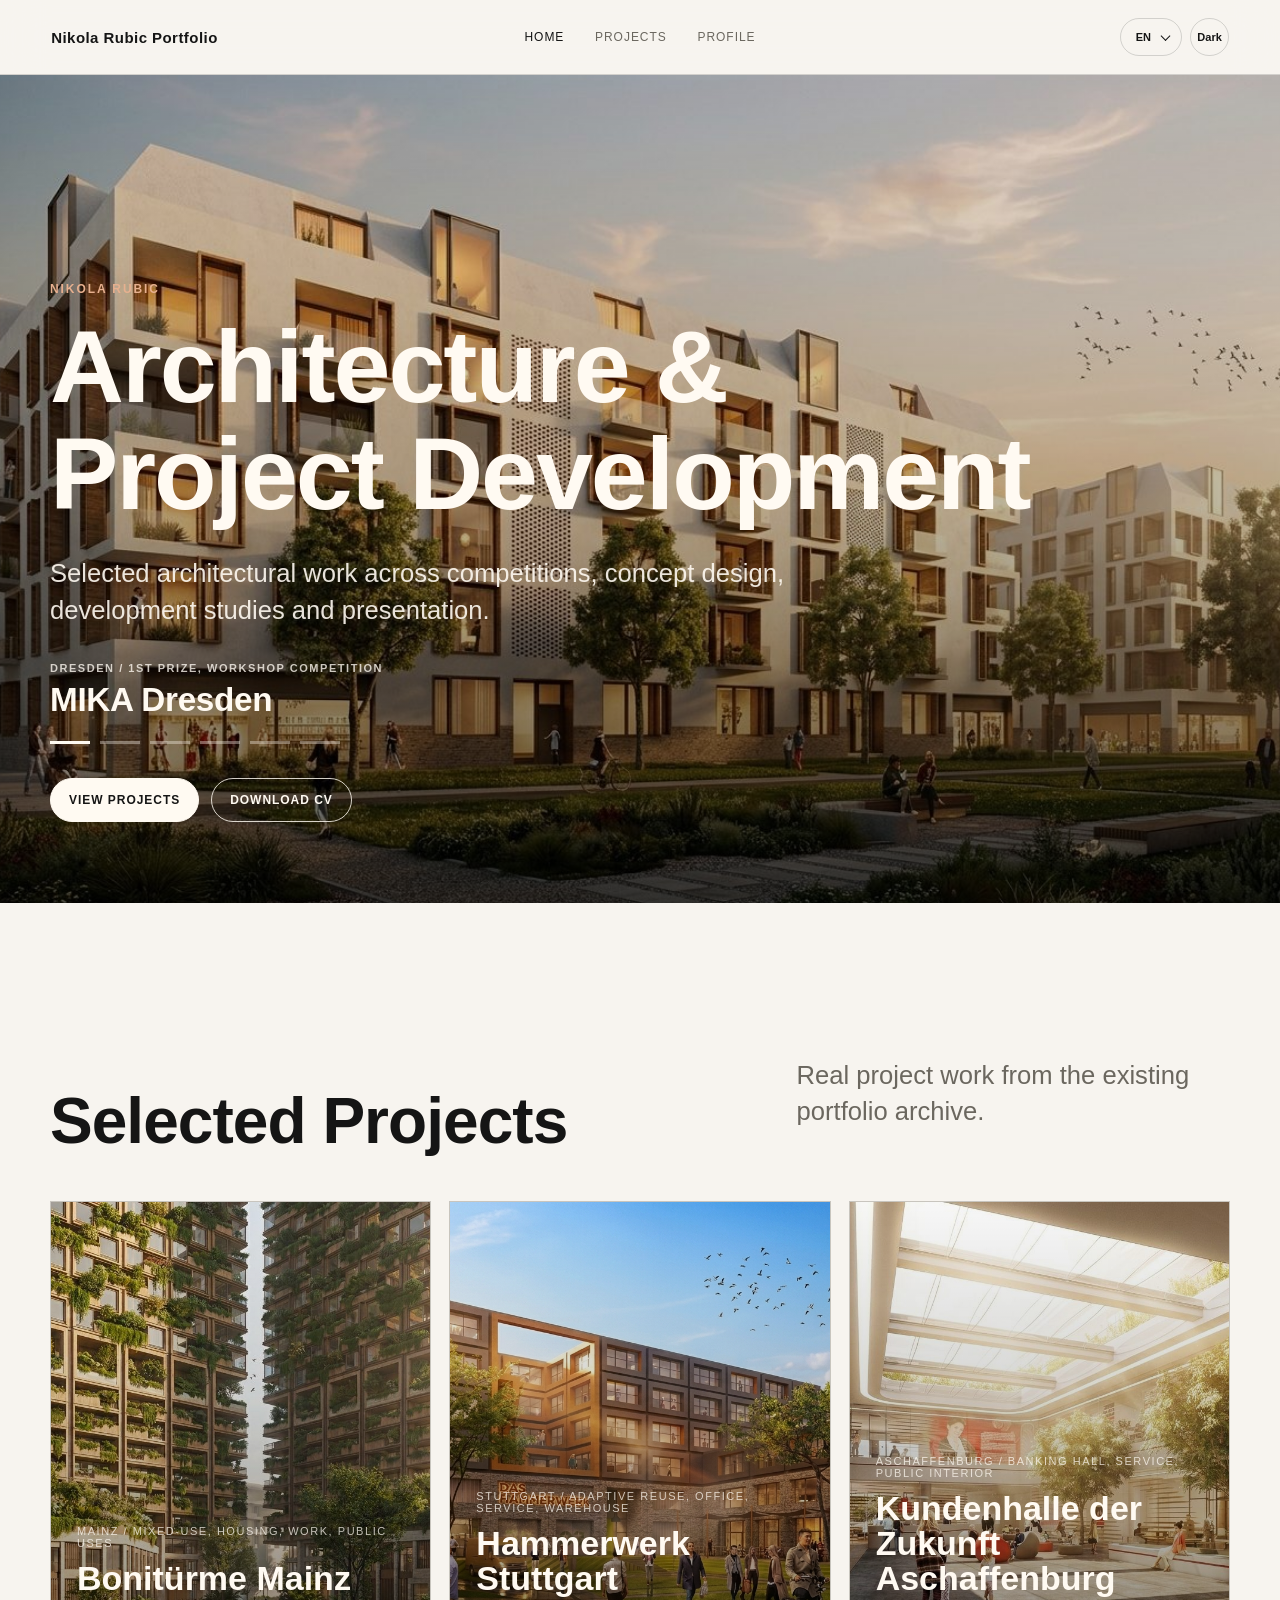
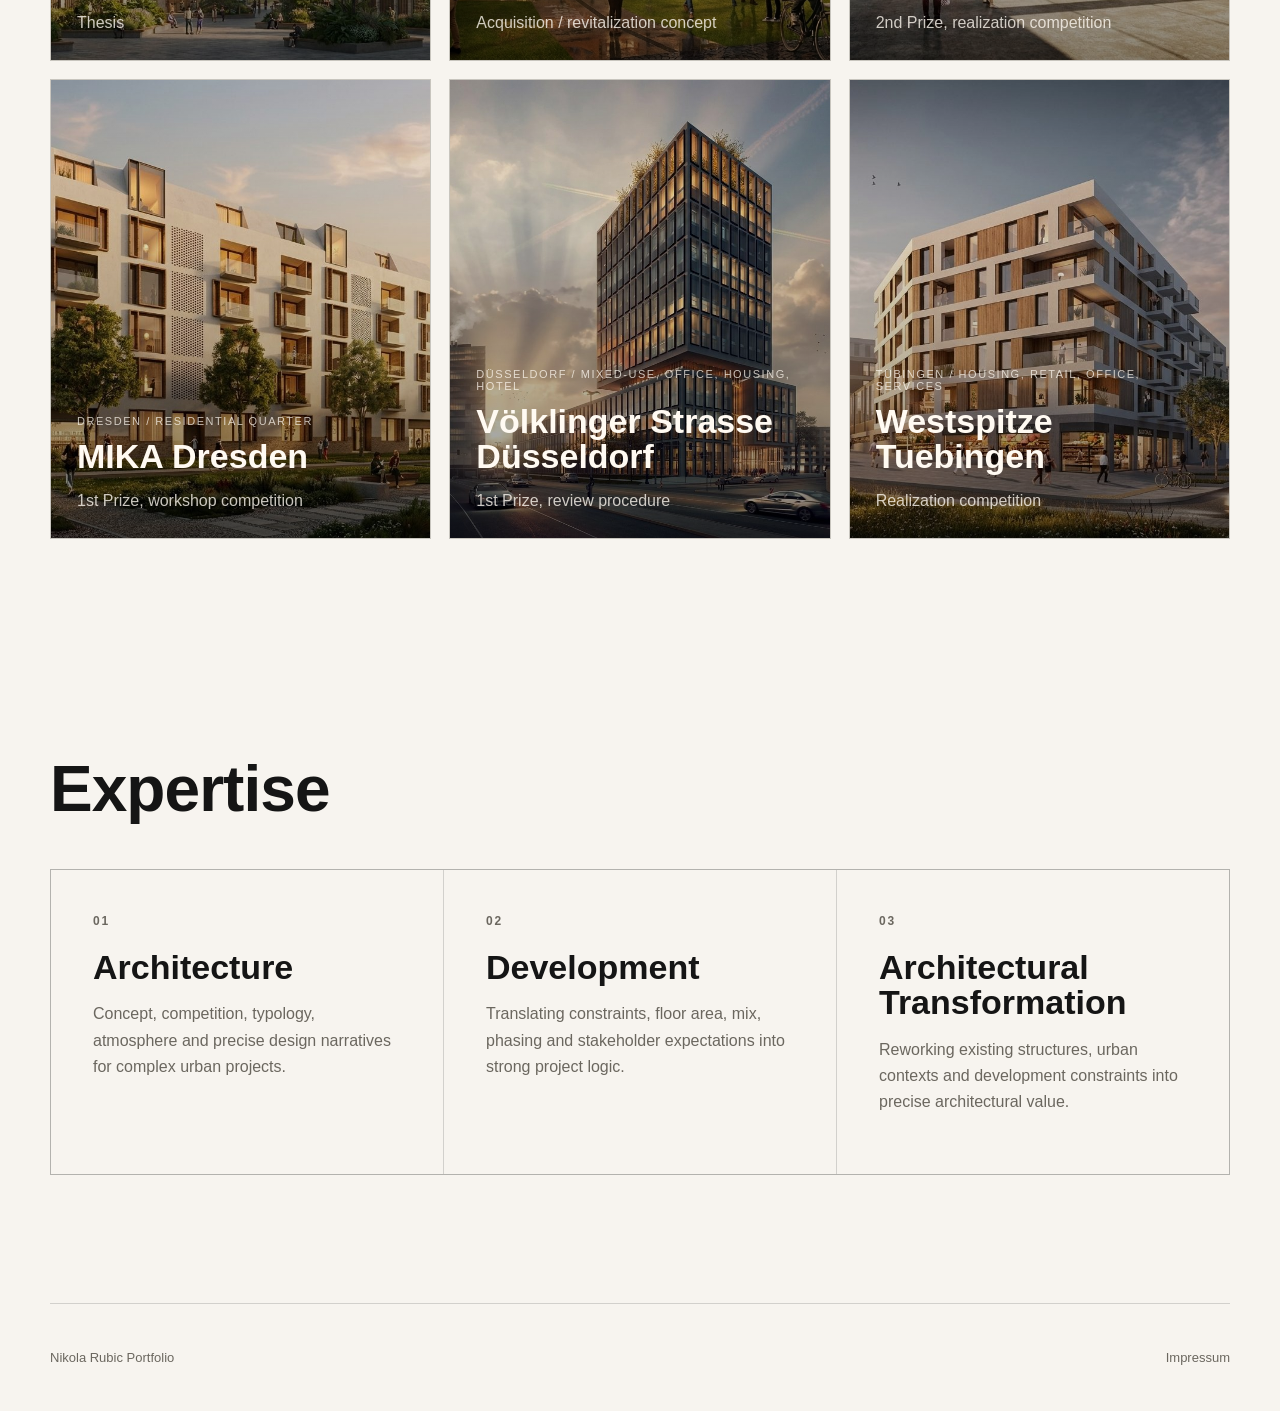
<file: index.html>
﻿<!doctype html>
<html lang="en">
<head>
  <meta charset="utf-8">
  <meta name="viewport" content="width=device-width, initial-scale=1">
  <title>Nikola Rubic Portfolio | Architecture & Project Development</title>
  <meta name="description" content="Bilingual architecture and project development portfolio of Nikola Rubic.">
  <meta name="robots" content="index, follow, max-image-preview:large">
  <meta name="theme-color" content="#f7f4ef">
  <link rel="canonical" href="https://nrubic-hub.github.io/portfoliowebsite-nr/">
  <link rel="alternate" hreflang="en" href="https://nrubic-hub.github.io/portfoliowebsite-nr/?lang=en">
  <link rel="alternate" hreflang="de" href="https://nrubic-hub.github.io/portfoliowebsite-nr/?lang=de">
  <link rel="alternate" hreflang="x-default" href="https://nrubic-hub.github.io/portfoliowebsite-nr/">
  <meta property="og:type" content="website">
  <meta property="og:site_name" content="Nikola Rubic Portfolio">
  <meta property="og:title" content="Nikola Rubic Portfolio | Architecture & Project Development">
  <meta property="og:description" content="Architecture and project development portfolio by Nikola Rubic, featuring selected competitions, feasibility studies, transformations and mixed-use projects.">
  <meta property="og:url" content="https://nrubic-hub.github.io/portfoliowebsite-nr/">
  <meta property="og:image" content="https://nrubic-hub.github.io/portfoliowebsite-nr/MIKA%20Dresden/Rendering/4.jpeg">
  <meta name="twitter:card" content="summary_large_image">
  <meta name="twitter:title" content="Nikola Rubic Portfolio | Architecture & Project Development">
  <meta name="twitter:description" content="Architecture and project development portfolio by Nikola Rubic, featuring selected competitions, feasibility studies, transformations and mixed-use projects.">
  <meta name="twitter:image" content="https://nrubic-hub.github.io/portfoliowebsite-nr/MIKA%20Dresden/Rendering/4.jpeg">
  <link rel="icon" href="favicon.svg" type="image/svg+xml">
  <link rel="apple-touch-icon" href="apple-touch-icon.svg">
  <link rel="manifest" href="site.webmanifest">
  <link rel="preload" as="image" href="MIKA%20Dresden/Rendering/4.jpeg" fetchpriority="high">
  <link rel="stylesheet" href="styles.css?v=20260626-cv-portrait">
  <script defer src="app.js?v=20260626-cv-portrait"></script>
</head>
<body>
  <a class="skip-link" href="#main">Skip to content</a>
  <header class="site-header">
    <a class="brand" href="index.html">Nikola Rubic Portfolio</a>
    <nav class="nav" id="primary-navigation" aria-label="Primary">
      <a href="index.html" aria-current="page" data-i18n="navHome">Home</a>
      <a href="projects.html" data-i18n="navProjects">Projects</a>
      <a href="cv.html" data-i18n="navProfile">Profile</a>
    </nav>
    <div class="tools">
      <label class="lang-control" aria-label="Language">
        <select class="tool lang-select" data-lang-select>
          <option value="en">EN</option>
          <option value="de">DE</option>
        </select>
      </label>
      <button class="tool" data-theme-toggle>Dark</button>
      <button class="tool menu-button" data-menu aria-label="Open menu" aria-controls="primary-navigation" aria-expanded="false">
        <span></span><span></span><span></span>
      </button>
    </div>
  </header>
  <main class="page" id="main">
    <section class="hero" data-hero-carousel>
      <img data-hero-image src="MIKA%20Dresden/Rendering/4.jpeg" alt="MIKA Dresden architectural rendering" fetchpriority="high" decoding="async" width="1800" height="1100">
      <div class="hero-content">
        <p class="kicker">Nikola Rubic</p>
        <h1 data-i18n="heroTitle">Architecture & Project Development</h1>
        <p class="lead" data-i18n="homeLead">Selected architectural work across competitions, concept design, development studies and presentation.</p>
        <a class="hero-project-link" data-hero-project-link href="project.html?id=mika-dresden">
          <span data-hero-project-meta>Dresden / 1st Prize, workshop competition</span>
          <strong data-hero-project-title>MIKA Dresden</strong>
        </a>
        <div class="hero-dots" data-hero-dots aria-label="Featured projects"></div>
        <div class="button-row">
          <a class="button" href="projects.html" data-i18n="viewProjects">View Projects</a>
          <a class="button secondary" href="04_CV_Bewerbung/Nikola%20Rubic%20CV%202026.pdf" data-i18n="downloadCv">Download CV</a>
        </div>
      </div>
    </section>
    <section class="section">
      <div class="section-head reveal">
        <h2 data-i18n="featured">Featured Projects</h2>
        <p class="lead" data-i18n="featuredText">Selected work across mixed-use quarters, civic interiors, residential development and adaptive reuse.</p>
      </div>
      <div class="project-grid" data-project-grid data-limit="6"></div>
    </section>
    <section class="section tight">
      <div class="section-head simple-head reveal">
        <h2 data-i18n="expertise">Expertise</h2>
      </div>
      <div class="expertise">
        <article class="reveal"><p class="kicker">01</p><h3 data-i18n="expertArchitecture">Architecture</h3><p data-i18n="architectureCopy">Concept, competition, typology, atmosphere and precise design narratives for complex urban projects.</p></article>
        <article class="reveal"><p class="kicker">02</p><h3 data-i18n="expertDevelopment">Development</h3><p data-i18n="developmentCopy">Translating constraints, BGF, mix, phasing and stakeholder expectations into strong project logic.</p></article>
        <article class="reveal"><p class="kicker">03</p><h3 data-i18n="expertFutures">Portfolio Communication</h3><p data-i18n="futuresCopy">Clear visual narratives, structured project data and presentation material for applications and acquisition.</p></article>
      </div>
    </section>
  </main>
  <footer class="site-footer"><span>Nikola Rubic Portfolio</span><a href="impressum.html">Impressum</a></footer>
</body>
</html>
</file>
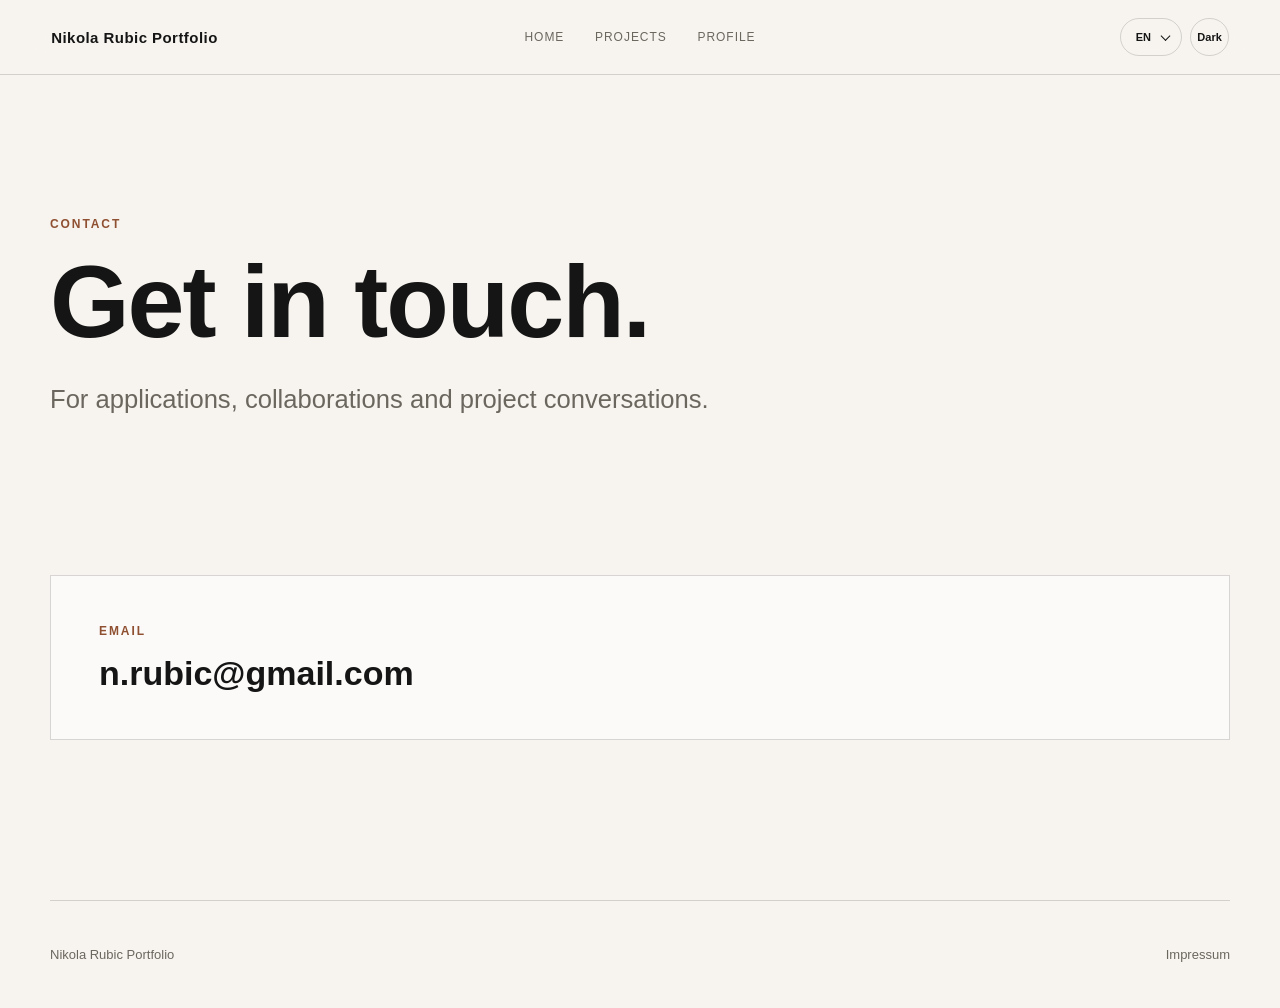
<file: contact.html>
﻿<!doctype html>
<html lang="en">
<head>
  <meta charset="utf-8">
  <meta name="viewport" content="width=device-width, initial-scale=1">
  <title>Contact | RUBIC</title>
  <meta name="description" content="Contact Nikola Rubic.">
  <meta name="robots" content="index, follow, max-image-preview:large">
  <meta name="theme-color" content="#f7f4ef">
  <link rel="canonical" href="https://nrubic-hub.github.io/portfoliowebsite-nr/contact.html">
  <meta property="og:type" content="website">
  <meta property="og:site_name" content="Nikola Rubic Portfolio">
  <meta property="og:title" content="Contact | Nikola Rubic">
  <meta property="og:description" content="Contact Nikola Rubic for architecture, project development, design direction and portfolio conversations.">
  <meta property="og:url" content="https://nrubic-hub.github.io/portfoliowebsite-nr/contact.html">
  <meta property="og:image" content="https://nrubic-hub.github.io/portfoliowebsite-nr/MIKA%20Dresden/Rendering/4.jpeg">
  <meta name="twitter:card" content="summary_large_image">
  <meta name="twitter:title" content="Contact | Nikola Rubic">
  <meta name="twitter:description" content="Contact Nikola Rubic for architecture, project development, design direction and portfolio conversations.">
  <meta name="twitter:image" content="https://nrubic-hub.github.io/portfoliowebsite-nr/MIKA%20Dresden/Rendering/4.jpeg">
  <link rel="icon" href="favicon.svg" type="image/svg+xml">
  <link rel="apple-touch-icon" href="apple-touch-icon.svg">
  <link rel="manifest" href="site.webmanifest">
  <link rel="stylesheet" href="styles.css?v=20260626-cv-portrait">
  <script defer src="app.js?v=20260626-cv-portrait"></script>
</head>
<body>
  <a class="skip-link" href="#main">Skip to content</a>
  <header class="site-header">
    <a class="brand" href="index.html">Nikola Rubic Portfolio</a>
    <nav class="nav" id="primary-navigation" aria-label="Primary">
      <a href="index.html" data-i18n="navHome">Home</a><a href="projects.html" data-i18n="navProjects">Projects</a><a href="cv.html" data-i18n="navProfile">Profile</a>
    </nav>
    <div class="tools"><label class="lang-control" aria-label="Language"><select class="tool lang-select" data-lang-select><option value="en">EN</option><option value="de">DE</option></select></label><button class="tool" data-theme-toggle>Dark</button><button class="tool menu-button" data-menu aria-label="Open menu" aria-controls="primary-navigation" aria-expanded="false"><span></span><span></span><span></span></button></div>
  </header>
  <main class="page" id="main">
    <section class="page-hero">
      <p class="kicker">Contact</p>
      <h1 data-i18n="contactHero">Get in touch.</h1>
      <p class="lead" data-i18n="contactLead">For applications, collaborations and project conversations.</p>
    </section>
    <section class="section tight">
      <div class="contact-panel reveal">
        <p class="kicker">Email</p>
        <h3><a href="mailto:n.rubic@gmail.com">n.rubic@gmail.com</a></h3>
      </div>
    </section>
  </main>
  <footer class="site-footer"><span>Nikola Rubic Portfolio</span><a href="impressum.html">Impressum</a></footer>
</body>
</html>
</file>
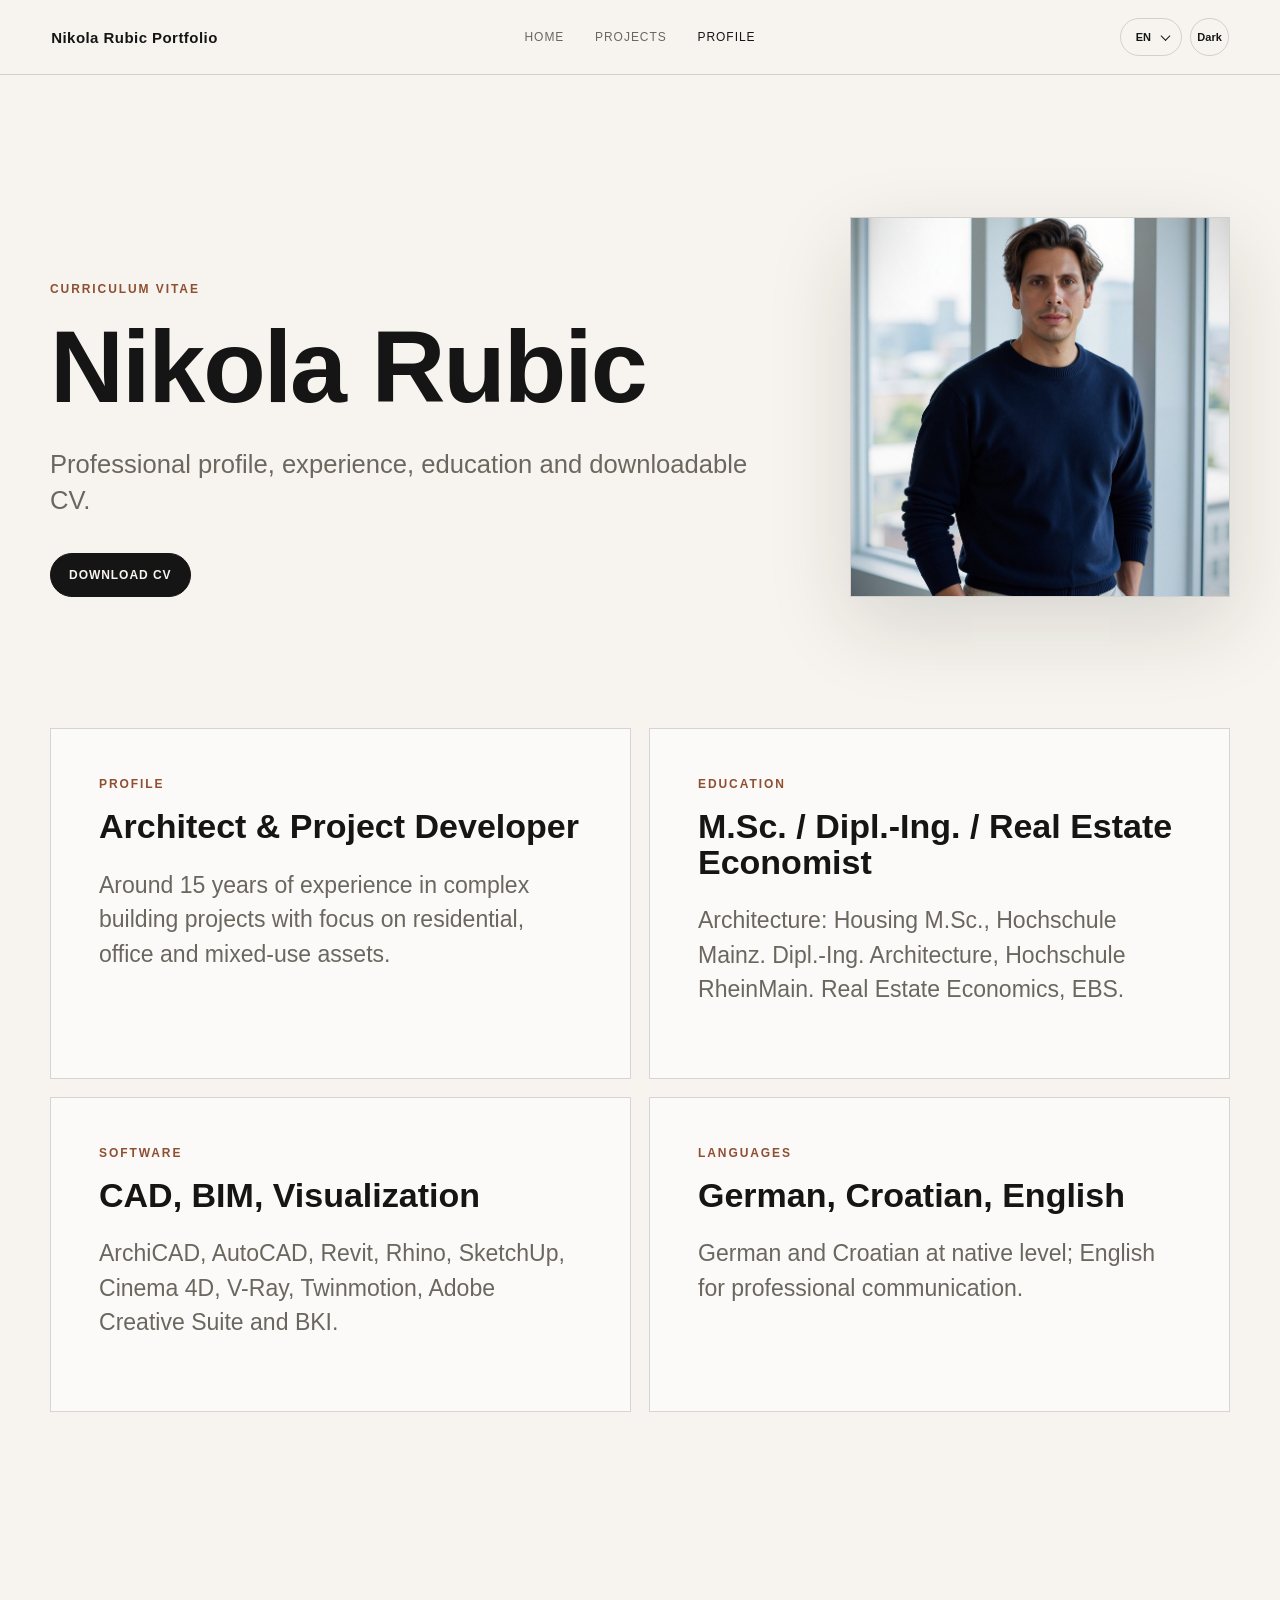
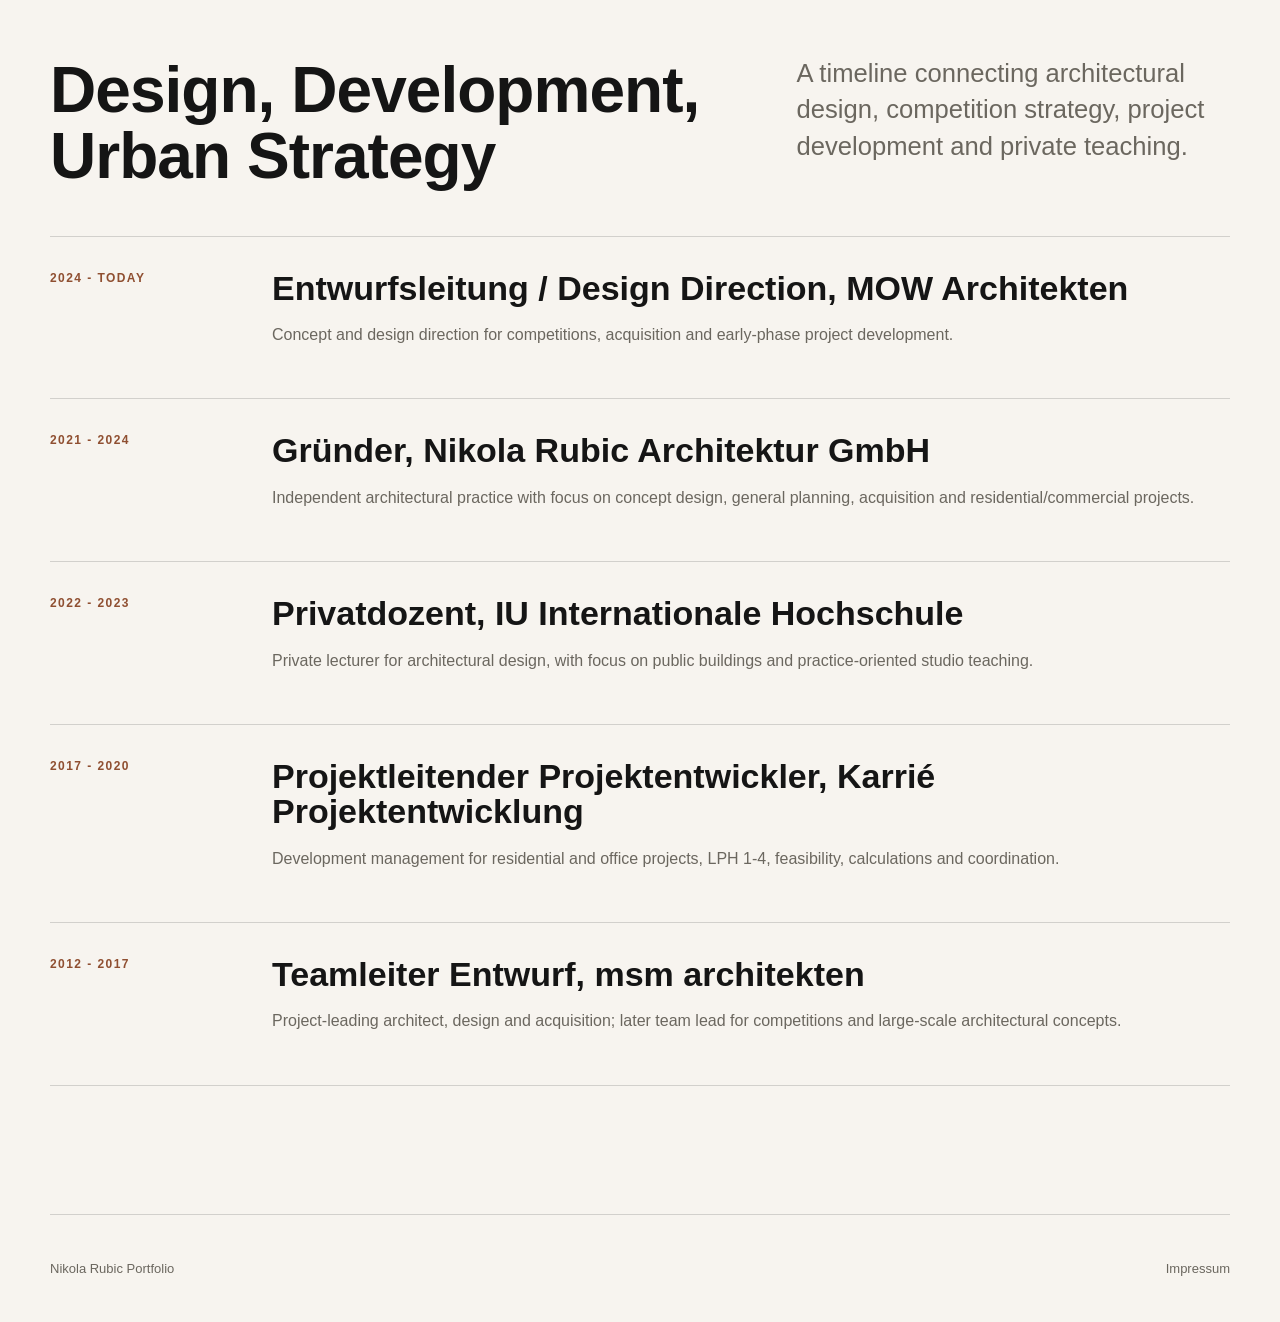
<file: cv.html>
﻿<!doctype html>
<html lang="en">
<head>
  <meta charset="utf-8">
  <meta name="viewport" content="width=device-width, initial-scale=1">
  <title>CV | RUBIC</title>
  <meta name="description" content="CV of Nikola Rubic, architect and project developer.">
  <meta name="robots" content="index, follow, max-image-preview:large">
  <meta name="theme-color" content="#f7f4ef">
  <link rel="canonical" href="https://nrubic-hub.github.io/portfoliowebsite-nr/cv.html">
  <meta property="og:type" content="profile">
  <meta property="og:site_name" content="Nikola Rubic Portfolio">
  <meta property="og:title" content="CV and Profile | Nikola Rubic">
  <meta property="og:description" content="Professional CV, profile, experience and education of Nikola Rubic, architect and project developer.">
  <meta property="og:url" content="https://nrubic-hub.github.io/portfoliowebsite-nr/cv.html">
  <meta property="og:image" content="https://nrubic-hub.github.io/portfoliowebsite-nr/04_CV_Bewerbung/gut.jpg">
  <meta name="twitter:card" content="summary_large_image">
  <meta name="twitter:title" content="CV and Profile | Nikola Rubic">
  <meta name="twitter:description" content="Professional CV, profile, experience and education of Nikola Rubic, architect and project developer.">
  <meta name="twitter:image" content="https://nrubic-hub.github.io/portfoliowebsite-nr/04_CV_Bewerbung/gut.jpg">
  <link rel="icon" href="favicon.svg" type="image/svg+xml">
  <link rel="apple-touch-icon" href="apple-touch-icon.svg">
  <link rel="manifest" href="site.webmanifest">
  <link rel="preload" as="image" href="04_CV_Bewerbung/gut.jpg">
  <link rel="stylesheet" href="styles.css?v=20260626-cv-portrait">
  <script defer src="app.js?v=20260626-cv-portrait"></script>
</head>
<body>
  <a class="skip-link" href="#main">Skip to content</a>
  <header class="site-header">
    <a class="brand" href="index.html">Nikola Rubic Portfolio</a>
    <nav class="nav" id="primary-navigation" aria-label="Primary">
      <a href="index.html" data-i18n="navHome">Home</a><a href="projects.html" data-i18n="navProjects">Projects</a><a href="cv.html" aria-current="page" data-i18n="navProfile">Profile</a>
    </nav>
    <div class="tools"><label class="lang-control" aria-label="Language"><select class="tool lang-select" data-lang-select><option value="en">EN</option><option value="de">DE</option></select></label><button class="tool" data-theme-toggle>Dark</button><button class="tool menu-button" data-menu aria-label="Open menu" aria-controls="primary-navigation" aria-expanded="false"><span></span><span></span><span></span></button></div>
  </header>
  <main class="page" id="main">
    <section class="page-hero cv-intro">
      <div>
        <p class="kicker">Curriculum Vitae</p>
        <h1>Nikola Rubic</h1>
        <p class="lead" data-i18n="cvLead">A structured professional profile for applications, collaborations and selected leadership roles.</p>
        <div class="button-row"><a class="button" href="04_CV_Bewerbung/Nikola%20Rubic%20CV%202026.pdf" data-i18n="downloadCv">Download CV</a></div>
      </div>
      <figure class="cv-portrait-frame">
        <img class="cv-portrait" src="04_CV_Bewerbung/gut.jpg" alt="Portrait of Nikola Rubic, architect and project developer" fetchpriority="high" decoding="async" width="900" height="900">
      </figure>
    </section>
    <section class="section tight">
      <div class="cv-grid">
        <article class="cv-panel reveal"><p class="kicker" data-i18n="profileLabel">Profile</p><h3 data-i18n="profileTitle">Architect & Project Developer</h3><p class="lead" data-i18n="profileCopy">Around 15 years of experience in complex building projects with focus on residential, office and mixed-use assets.</p></article>
        <article class="cv-panel reveal"><p class="kicker" data-i18n="educationLabel">Education</p><h3 data-i18n="educationTitle">M.Sc. / Dipl.-Ing. / Real Estate Economist</h3><p class="lead" data-i18n="educationCopy">Architecture: Housing M.Sc., Hochschule Mainz. Dipl.-Ing. Architecture, Hochschule RheinMain. Real Estate Economics, EBS.</p></article>
        <article class="cv-panel reveal"><p class="kicker" data-i18n="softwareLabel">Software</p><h3 data-i18n="softwareTitle">CAD, BIM, Visualization</h3><p class="lead" data-i18n="softwareCopy">ArchiCAD, AutoCAD, Revit, Rhino, SketchUp, Cinema 4D, V-Ray, Twinmotion, Adobe Creative Suite and BKI.</p></article>
        <article class="cv-panel reveal"><p class="kicker" data-i18n="languagesLabel">Languages</p><h3 data-i18n="languagesTitle">German, Croatian, English</h3><p class="lead" data-i18n="languagesCopy">German and Croatian at native level; English for professional communication.</p></article>
      </div>
    </section>
    <section class="section tight">
      <div class="section-head reveal">
        <h2 data-i18n="experienceTitle">Design, Development, Urban Strategy</h2>
        <p class="lead" data-i18n="experienceLead">A timeline connecting architectural design, competition strategy, project development and private teaching.</p>
      </div>
      <div class="timeline">
        <article class="timeline-item reveal"><time>2024 - Today</time><div><h3>Entwurfsleitung / Design Direction, MOW Architekten</h3><p data-i18n="timelineCurrent">Concept and design direction for competitions, acquisition and early-phase project development.</p></div></article>
        <article class="timeline-item reveal"><time>2021 - 2024</time><div><h3>Gründer, Nikola Rubic Architektur GmbH</h3><p data-i18n="timelineFounder">Independent architectural practice with focus on concept design, general planning, acquisition and residential/commercial projects.</p></div></article>
        <article class="timeline-item reveal"><time>2022 - 2023</time><div><h3>Privatdozent, IU Internationale Hochschule</h3><p data-i18n="timelineLecturer">Private lecturer for architectural design, with focus on public buildings and practice-oriented studio teaching.</p></div></article>
        <article class="timeline-item reveal"><time>2017 - 2020</time><div><h3>Projektleitender Projektentwickler, Karrié Projektentwicklung</h3><p data-i18n="timelineDeveloper">Development management for residential and office projects, LPH 1-4, feasibility, calculations and coordination.</p></div></article>
        <article class="timeline-item reveal"><time>2012 - 2017</time><div><h3>Teamleiter Entwurf, msm architekten</h3><p data-i18n="timelineMsm">Project-leading architect, design and acquisition; later team lead for competitions and large-scale architectural concepts.</p></div></article>
      </div>
    </section>
  </main>
  <footer class="site-footer"><span>Nikola Rubic Portfolio</span><a href="impressum.html">Impressum</a></footer>
</body>
</html>
</file>
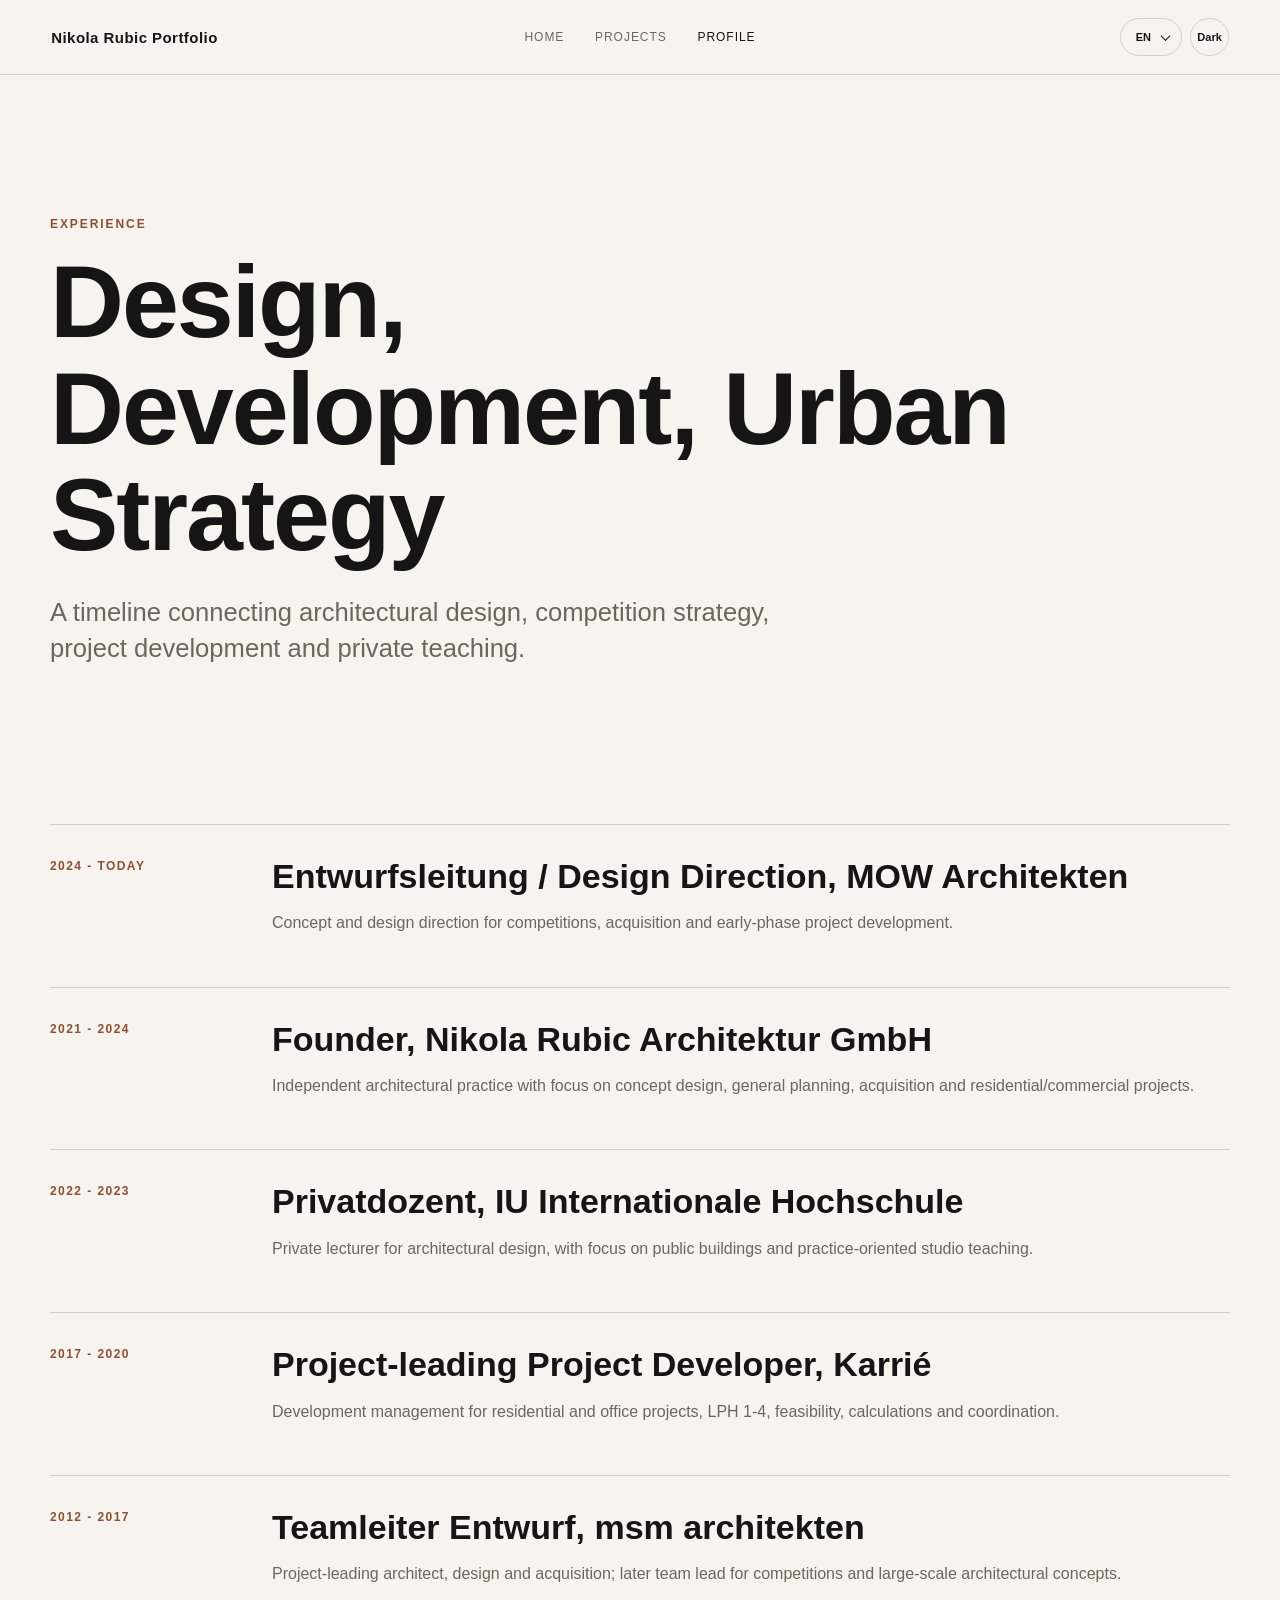
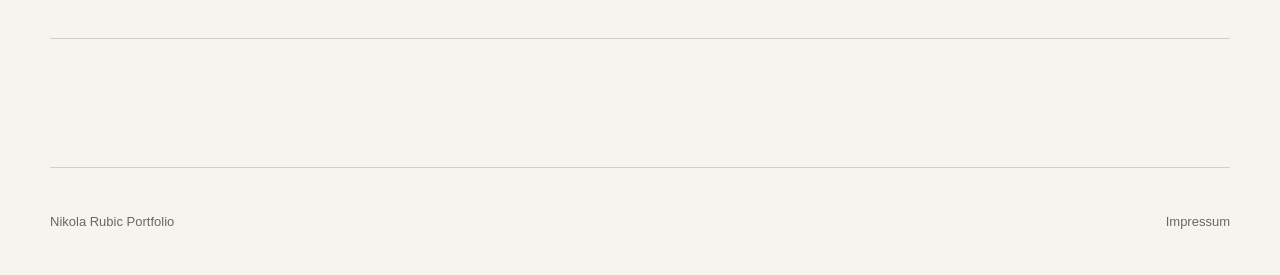
<file: experience.html>
﻿<!doctype html>
<html lang="en">
<head>
  <meta charset="utf-8">
  <meta name="viewport" content="width=device-width, initial-scale=1">
  <title>Experience | RUBIC</title>
  <meta name="description" content="Professional timeline of Nikola Rubic.">
  <meta name="robots" content="index, follow, max-image-preview:large">
  <meta name="theme-color" content="#f7f4ef">
  <link rel="canonical" href="https://nrubic-hub.github.io/portfoliowebsite-nr/experience.html">
  <meta property="og:type" content="profile">
  <meta property="og:site_name" content="Nikola Rubic Portfolio">
  <meta property="og:title" content="Experience | Nikola Rubic">
  <meta property="og:description" content="Professional timeline of Nikola Rubic across architecture, design direction, project development and private teaching.">
  <meta property="og:url" content="https://nrubic-hub.github.io/portfoliowebsite-nr/experience.html">
  <meta property="og:image" content="https://nrubic-hub.github.io/portfoliowebsite-nr/04_CV_Bewerbung/gut.jpg">
  <meta name="twitter:card" content="summary_large_image">
  <meta name="twitter:title" content="Experience | Nikola Rubic">
  <meta name="twitter:description" content="Professional timeline of Nikola Rubic across architecture, design direction, project development and private teaching.">
  <meta name="twitter:image" content="https://nrubic-hub.github.io/portfoliowebsite-nr/04_CV_Bewerbung/gut.jpg">
  <link rel="icon" href="favicon.svg" type="image/svg+xml">
  <link rel="apple-touch-icon" href="apple-touch-icon.svg">
  <link rel="manifest" href="site.webmanifest">
  <link rel="stylesheet" href="styles.css?v=20260626-cv-portrait">
  <script defer src="app.js?v=20260626-cv-portrait"></script>
</head>
<body>
  <a class="skip-link" href="#main">Skip to content</a>
  <header class="site-header">
    <a class="brand" href="index.html">Nikola Rubic Portfolio</a>
    <nav class="nav" id="primary-navigation" aria-label="Primary">
      <a href="index.html" data-i18n="navHome">Home</a><a href="projects.html" data-i18n="navProjects">Projects</a><a href="cv.html" aria-current="page" data-i18n="navProfile">Profile</a>
    </nav>
    <div class="tools"><label class="lang-control" aria-label="Language"><select class="tool lang-select" data-lang-select><option value="en">EN</option><option value="de">DE</option></select></label><button class="tool" data-theme-toggle>Dark</button><button class="tool menu-button" data-menu aria-label="Open menu" aria-controls="primary-navigation" aria-expanded="false"><span></span><span></span><span></span></button></div>
  </header>
  <main class="page" id="main">
    <section class="page-hero">
      <p class="kicker">Experience</p>
      <h1 data-i18n="experienceTitle">Design, Development, Urban Strategy</h1>
      <p class="lead" data-i18n="experienceLead">A timeline of roles that connect architectural design, competition strategy, project development and teaching.</p>
    </section>
    <section class="section tight">
      <div class="timeline">
        <article class="timeline-item reveal"><time>2024 - Today</time><div><h3>Entwurfsleitung / Design Direction, MOW Architekten</h3><p data-i18n="timelineCurrent">Concept and design direction for competitions, acquisition and early-phase project development.</p></div></article>
        <article class="timeline-item reveal"><time>2021 - 2024</time><div><h3>Founder, Nikola Rubic Architektur GmbH</h3><p data-i18n="timelineFounder">Independent architectural practice with focus on concept design, general planning, acquisition and residential/commercial projects.</p></div></article>
        <article class="timeline-item reveal"><time>2022 - 2023</time><div><h3>Privatdozent, IU Internationale Hochschule</h3><p data-i18n="timelineLecturer">Private lecturer for architectural design, with focus on public buildings and practice-oriented studio teaching.</p></div></article>
        <article class="timeline-item reveal"><time>2017 - 2020</time><div><h3>Project-leading Project Developer, Karrié</h3><p data-i18n="timelineDeveloper">Development management for residential and office projects, LPH 1-4, feasibility, calculations and coordination.</p></div></article>
        <article class="timeline-item reveal"><time>2012 - 2017</time><div><h3>Teamleiter Entwurf, msm architekten</h3><p data-i18n="timelineMsm">Project-leading architect, design and acquisition; later team lead for competitions and large-scale architectural concepts.</p></div></article>
      </div>
    </section>
  </main>
  <footer class="site-footer"><span>Nikola Rubic Portfolio</span><a href="impressum.html">Impressum</a></footer>
</body>
</html>
</file>
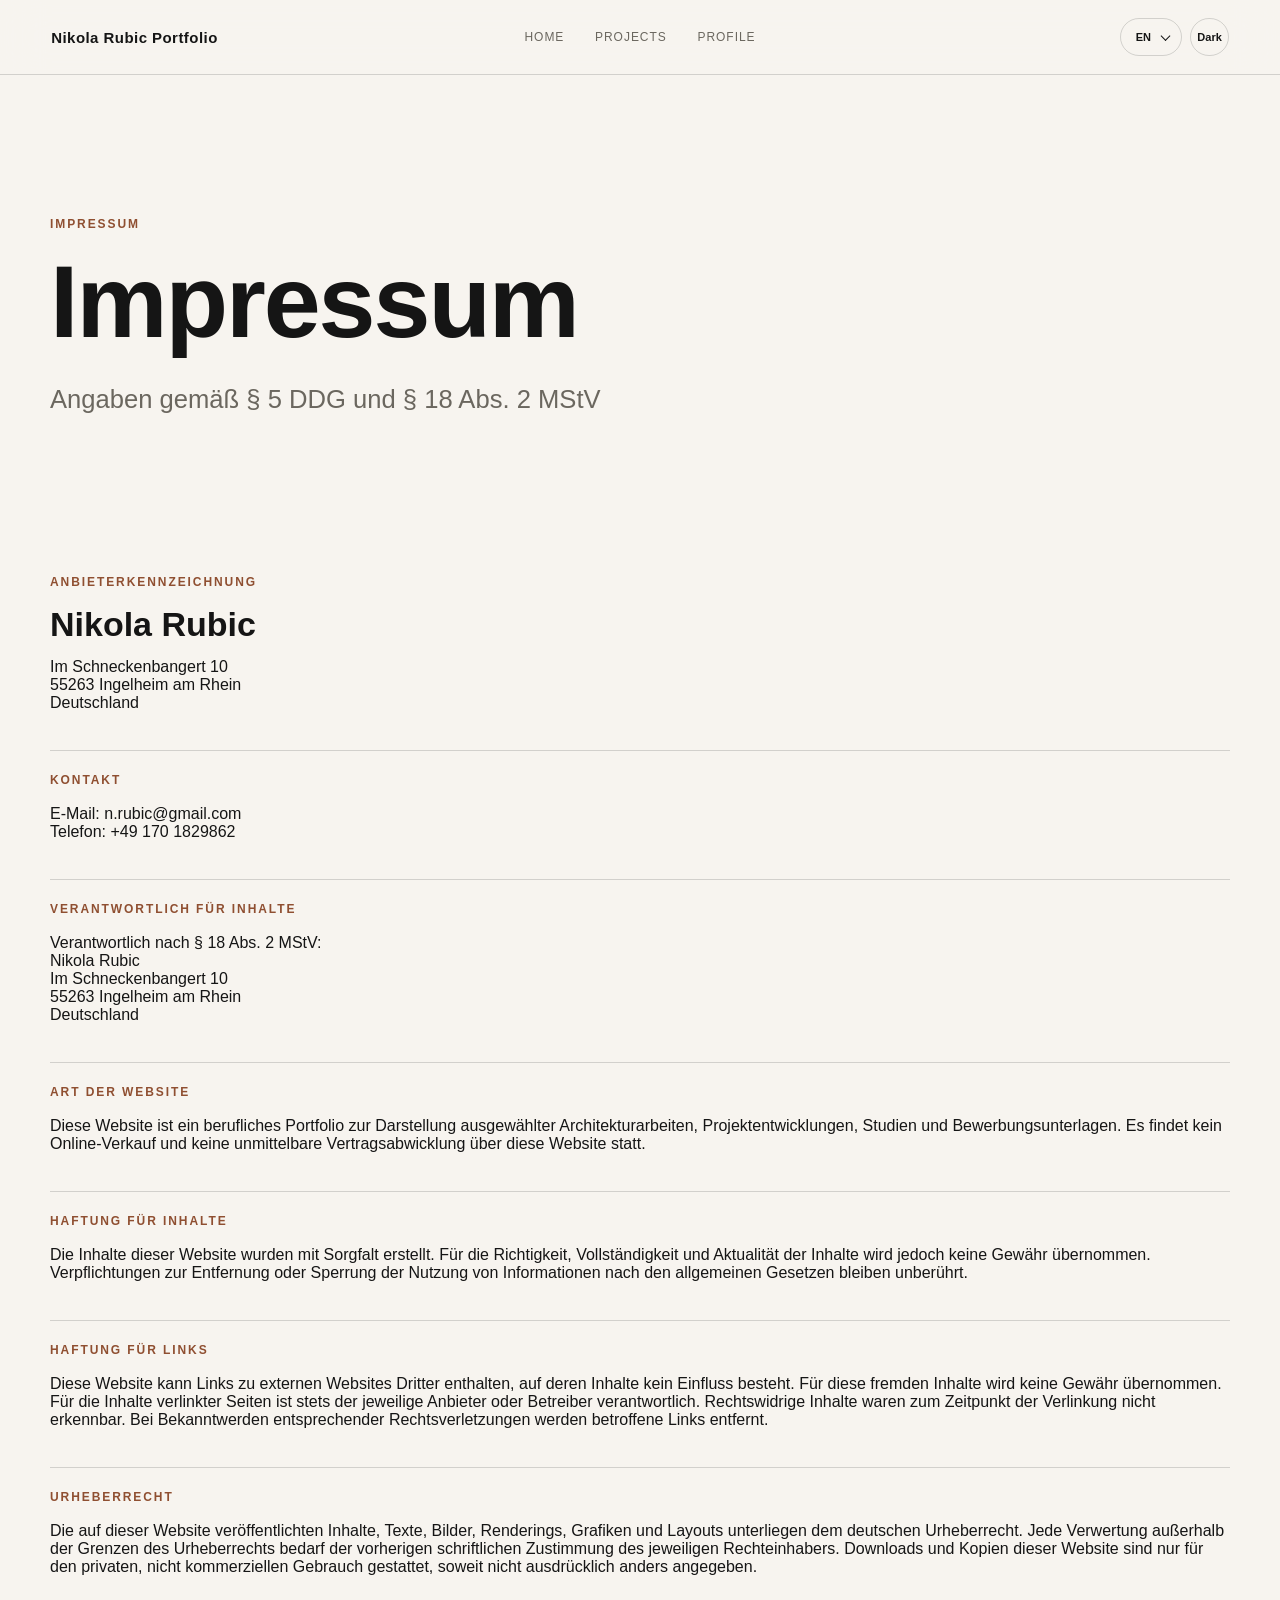
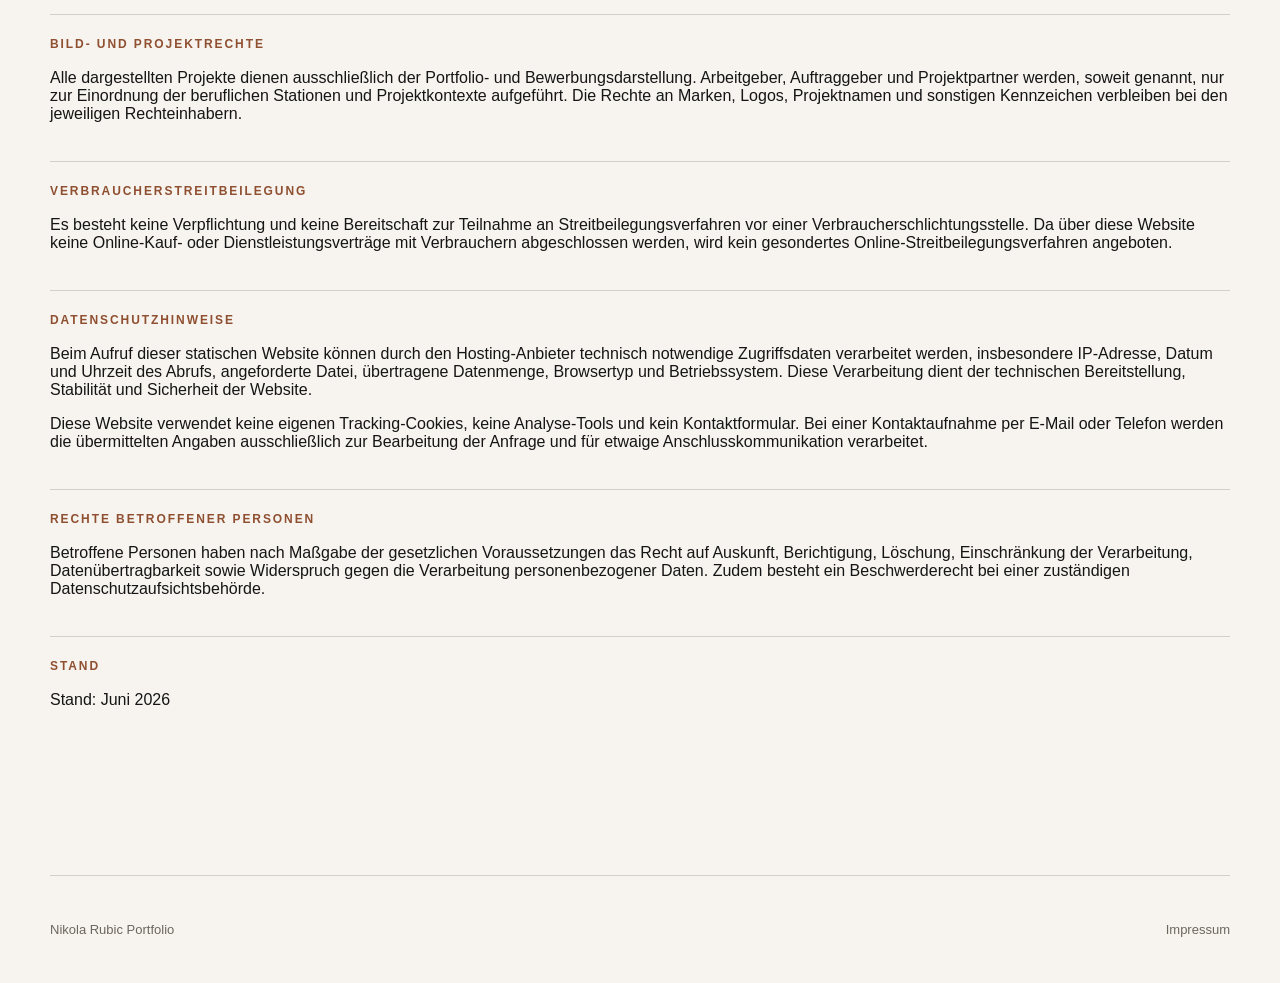
<file: impressum.html>
﻿<!doctype html>
<html lang="en">
<head>
  <meta charset="utf-8">
  <meta name="viewport" content="width=device-width, initial-scale=1">
  <title>Impressum und Datenschutz | Nikola Rubic Portfolio</title>
  <meta name="description" content="Impressum und Datenschutzhinweise der Portfolio-Website von Nikola Rubic.">
  <meta name="robots" content="index, follow, max-image-preview:large">
  <meta name="theme-color" content="#f7f4ef">
  <link rel="canonical" href="https://nrubic-hub.github.io/portfoliowebsite-nr/impressum.html">
  <meta property="og:type" content="website">
  <meta property="og:site_name" content="Nikola Rubic Portfolio">
  <meta property="og:title" content="Impressum und Datenschutz | Nikola Rubic Portfolio">
  <meta property="og:description" content="Impressum und Datenschutzhinweise der Portfolio-Website von Nikola Rubic.">
  <meta property="og:url" content="https://nrubic-hub.github.io/portfoliowebsite-nr/impressum.html">
  <meta property="og:image" content="https://nrubic-hub.github.io/portfoliowebsite-nr/MIKA%20Dresden/Rendering/4.jpeg">
  <meta name="twitter:card" content="summary_large_image">
  <meta name="twitter:title" content="Impressum und Datenschutz | Nikola Rubic Portfolio">
  <meta name="twitter:description" content="Impressum und Datenschutzhinweise der Portfolio-Website von Nikola Rubic.">
  <meta name="twitter:image" content="https://nrubic-hub.github.io/portfoliowebsite-nr/MIKA%20Dresden/Rendering/4.jpeg">
  <link rel="icon" href="favicon.svg" type="image/svg+xml">
  <link rel="apple-touch-icon" href="apple-touch-icon.svg">
  <link rel="manifest" href="site.webmanifest">
  <link rel="stylesheet" href="styles.css?v=20260626-cv-portrait">
  <script defer src="app.js?v=20260626-cv-portrait"></script>
</head>
<body>
  <a class="skip-link" href="#main">Skip to content</a>
  <header class="site-header">
    <a class="brand" href="index.html">Nikola Rubic Portfolio</a>
    <nav class="nav" id="primary-navigation" aria-label="Primary">
      <a href="index.html" data-i18n="navHome">Home</a><a href="projects.html" data-i18n="navProjects">Projects</a><a href="cv.html" data-i18n="navProfile">Profile</a>
    </nav>
    <div class="tools"><label class="lang-control" aria-label="Language"><select class="tool lang-select" data-lang-select><option value="en">EN</option><option value="de">DE</option></select></label><button class="tool" data-theme-toggle>Dark</button><button class="tool menu-button" data-menu aria-label="Open menu" aria-controls="primary-navigation" aria-expanded="false"><span></span><span></span><span></span></button></div>
  </header>
  <main class="page" id="main">
    <section class="page-hero">
      <p class="kicker">Impressum</p>
      <h1>Impressum</h1>
      <p class="lead">Angaben gem&auml;&szlig; &sect; 5 DDG und &sect; 18 Abs. 2 MStV</p>
    </section>
    <section class="section tight legal">
      <article class="contact-panel reveal">
        <p class="kicker">Anbieterkennzeichnung</p>
        <h3>Nikola Rubic</h3>
        <p>Im Schneckenbangert 10<br>55263 Ingelheim am Rhein<br>Deutschland</p>
      </article>
      <article class="contact-panel reveal">
        <p class="kicker">Kontakt</p>
        <p>E-Mail: <a href="mailto:n.rubic@gmail.com">n.rubic@gmail.com</a><br>Telefon: <a href="tel:+491701829862">+49 170 1829862</a></p>
      </article>
      <article class="contact-panel reveal">
        <p class="kicker">Verantwortlich f&uuml;r Inhalte</p>
        <p>Verantwortlich nach &sect; 18 Abs. 2 MStV:<br>Nikola Rubic<br>Im Schneckenbangert 10<br>55263 Ingelheim am Rhein<br>Deutschland</p>
      </article>
      <article class="contact-panel reveal">
        <p class="kicker">Art der Website</p>
        <p>Diese Website ist ein berufliches Portfolio zur Darstellung ausgew&auml;hlter Architekturarbeiten, Projektentwicklungen, Studien und Bewerbungsunterlagen. Es findet kein Online-Verkauf und keine unmittelbare Vertragsabwicklung &uuml;ber diese Website statt.</p>
      </article>
      <article class="contact-panel reveal">
        <p class="kicker">Haftung f&uuml;r Inhalte</p>
        <p>Die Inhalte dieser Website wurden mit Sorgfalt erstellt. F&uuml;r die Richtigkeit, Vollst&auml;ndigkeit und Aktualit&auml;t der Inhalte wird jedoch keine Gew&auml;hr &uuml;bernommen. Verpflichtungen zur Entfernung oder Sperrung der Nutzung von Informationen nach den allgemeinen Gesetzen bleiben unber&uuml;hrt.</p>
      </article>
      <article class="contact-panel reveal">
        <p class="kicker">Haftung f&uuml;r Links</p>
        <p>Diese Website kann Links zu externen Websites Dritter enthalten, auf deren Inhalte kein Einfluss besteht. F&uuml;r diese fremden Inhalte wird keine Gew&auml;hr &uuml;bernommen. F&uuml;r die Inhalte verlinkter Seiten ist stets der jeweilige Anbieter oder Betreiber verantwortlich. Rechtswidrige Inhalte waren zum Zeitpunkt der Verlinkung nicht erkennbar. Bei Bekanntwerden entsprechender Rechtsverletzungen werden betroffene Links entfernt.</p>
      </article>
      <article class="contact-panel reveal">
        <p class="kicker">Urheberrecht</p>
        <p>Die auf dieser Website ver&ouml;ffentlichten Inhalte, Texte, Bilder, Renderings, Grafiken und Layouts unterliegen dem deutschen Urheberrecht. Jede Verwertung au&szlig;erhalb der Grenzen des Urheberrechts bedarf der vorherigen schriftlichen Zustimmung des jeweiligen Rechteinhabers. Downloads und Kopien dieser Website sind nur f&uuml;r den privaten, nicht kommerziellen Gebrauch gestattet, soweit nicht ausdr&uuml;cklich anders angegeben.</p>
      </article>
      <article class="contact-panel reveal">
        <p class="kicker">Bild- und Projektrechte</p>
        <p>Alle dargestellten Projekte dienen ausschlie&szlig;lich der Portfolio- und Bewerbungsdarstellung. Arbeitgeber, Auftraggeber und Projektpartner werden, soweit genannt, nur zur Einordnung der beruflichen Stationen und Projektkontexte aufgef&uuml;hrt. Die Rechte an Marken, Logos, Projektnamen und sonstigen Kennzeichen verbleiben bei den jeweiligen Rechteinhabern.</p>
      </article>
      <article class="contact-panel reveal">
        <p class="kicker">Verbraucherstreitbeilegung</p>
        <p>Es besteht keine Verpflichtung und keine Bereitschaft zur Teilnahme an Streitbeilegungsverfahren vor einer Verbraucherschlichtungsstelle. Da &uuml;ber diese Website keine Online-Kauf- oder Dienstleistungsvertr&auml;ge mit Verbrauchern abgeschlossen werden, wird kein gesondertes Online-Streitbeilegungsverfahren angeboten.</p>
      </article>
      <article class="contact-panel reveal">
        <p class="kicker">Datenschutzhinweise</p>
        <p>Beim Aufruf dieser statischen Website k&ouml;nnen durch den Hosting-Anbieter technisch notwendige Zugriffsdaten verarbeitet werden, insbesondere IP-Adresse, Datum und Uhrzeit des Abrufs, angeforderte Datei, &uuml;bertragene Datenmenge, Browsertyp und Betriebssystem. Diese Verarbeitung dient der technischen Bereitstellung, Stabilit&auml;t und Sicherheit der Website.</p>
        <p>Diese Website verwendet keine eigenen Tracking-Cookies, keine Analyse-Tools und kein Kontaktformular. Bei einer Kontaktaufnahme per E-Mail oder Telefon werden die &uuml;bermittelten Angaben ausschlie&szlig;lich zur Bearbeitung der Anfrage und f&uuml;r etwaige Anschlusskommunikation verarbeitet.</p>
      </article>
      <article class="contact-panel reveal">
        <p class="kicker">Rechte betroffener Personen</p>
        <p>Betroffene Personen haben nach Ma&szlig;gabe der gesetzlichen Voraussetzungen das Recht auf Auskunft, Berichtigung, L&ouml;schung, Einschr&auml;nkung der Verarbeitung, Daten&uuml;bertragbarkeit sowie Widerspruch gegen die Verarbeitung personenbezogener Daten. Zudem besteht ein Beschwerderecht bei einer zust&auml;ndigen Datenschutzaufsichtsbeh&ouml;rde.</p>
      </article>
      <article class="contact-panel reveal">
        <p class="kicker">Stand</p>
        <p>Stand: Juni 2026</p>
      </article>
    </section>
  </main>
  <footer class="site-footer"><span>Nikola Rubic Portfolio</span><a href="impressum.html">Impressum</a></footer>
</body>
</html>
</file>
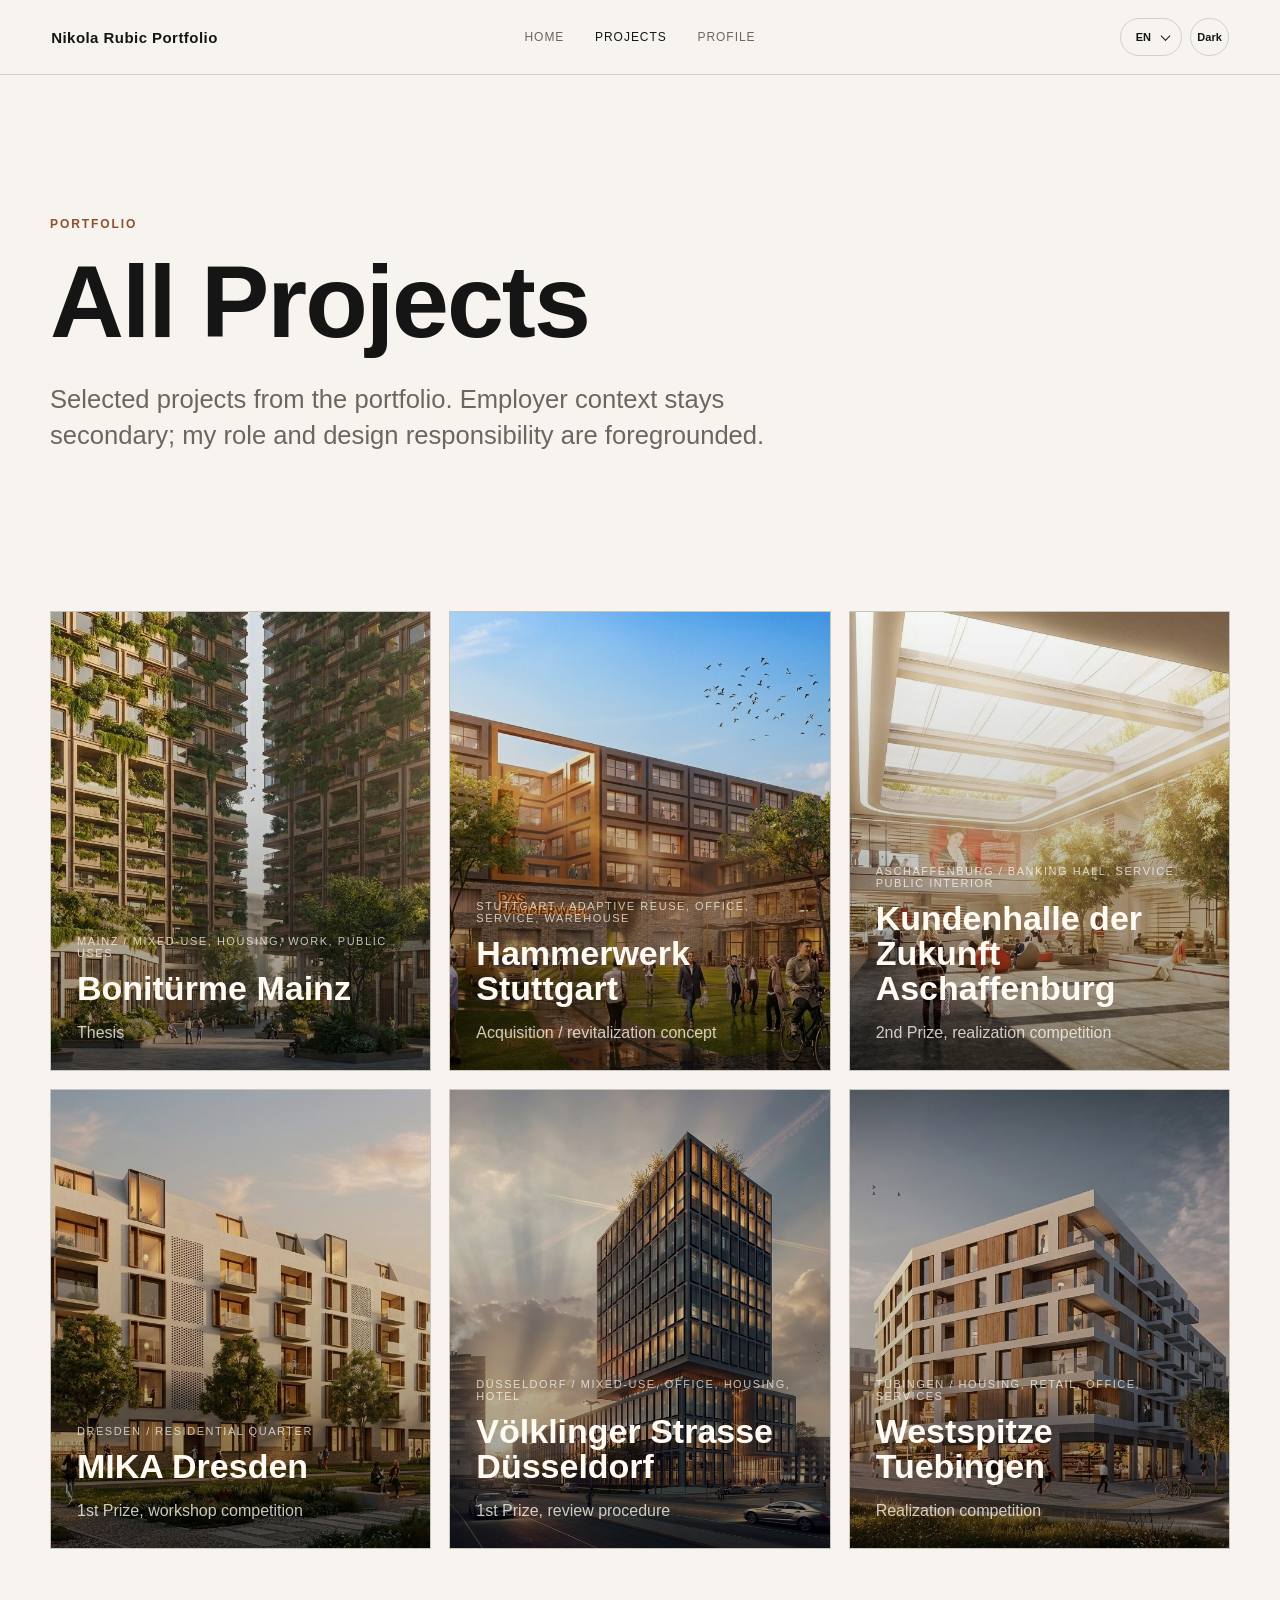
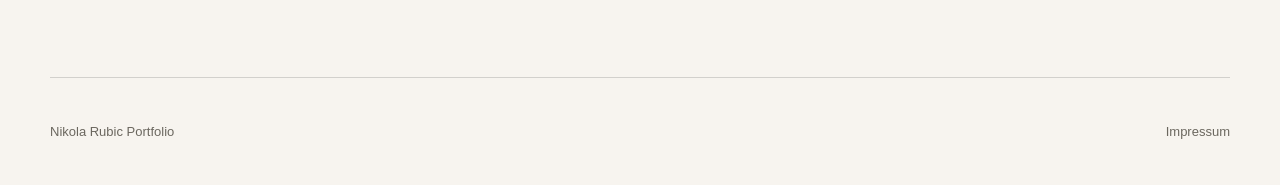
<file: projects.html>
﻿<!doctype html>
<html lang="en">
<head>
  <meta charset="utf-8">
  <meta name="viewport" content="width=device-width, initial-scale=1">
  <title>Projects | RUBIC</title>
  <meta name="description" content="Selected architecture and project development work by Nikola Rubic.">
  <meta name="robots" content="index, follow, max-image-preview:large">
  <meta name="theme-color" content="#f7f4ef">
  <link rel="canonical" href="https://nrubic-hub.github.io/portfoliowebsite-nr/projects.html">
  <link rel="alternate" hreflang="en" href="https://nrubic-hub.github.io/portfoliowebsite-nr/projects.html?lang=en">
  <link rel="alternate" hreflang="de" href="https://nrubic-hub.github.io/portfoliowebsite-nr/projects.html?lang=de">
  <link rel="alternate" hreflang="x-default" href="https://nrubic-hub.github.io/portfoliowebsite-nr/projects.html">
  <meta property="og:type" content="website">
  <meta property="og:site_name" content="Nikola Rubic Portfolio">
  <meta property="og:title" content="Selected Architecture Projects | Nikola Rubic Portfolio">
  <meta property="og:description" content="Selected architecture, competition, transformation and project development work by Nikola Rubic.">
  <meta property="og:url" content="https://nrubic-hub.github.io/portfoliowebsite-nr/projects.html">
  <meta property="og:image" content="https://nrubic-hub.github.io/portfoliowebsite-nr/V%C3%B6lklinger%20Strasse%20D%C3%BCsseldorf/Renderings/1.jpeg">
  <meta name="twitter:card" content="summary_large_image">
  <meta name="twitter:title" content="Selected Architecture Projects | Nikola Rubic Portfolio">
  <meta name="twitter:description" content="Selected architecture, competition, transformation and project development work by Nikola Rubic.">
  <meta name="twitter:image" content="https://nrubic-hub.github.io/portfoliowebsite-nr/V%C3%B6lklinger%20Strasse%20D%C3%BCsseldorf/Renderings/1.jpeg">
  <link rel="icon" href="favicon.svg" type="image/svg+xml">
  <link rel="apple-touch-icon" href="apple-touch-icon.svg">
  <link rel="manifest" href="site.webmanifest">
  <link rel="stylesheet" href="styles.css?v=20260626-cv-portrait">
  <script defer src="app.js?v=20260626-cv-portrait"></script>
</head>
<body>
  <a class="skip-link" href="#main">Skip to content</a>
  <header class="site-header">
    <a class="brand" href="index.html">Nikola Rubic Portfolio</a>
    <nav class="nav" id="primary-navigation" aria-label="Primary">
      <a href="index.html" data-i18n="navHome">Home</a><a href="projects.html" aria-current="page" data-i18n="navProjects">Projects</a><a href="cv.html" data-i18n="navProfile">Profile</a>
    </nav>
    <div class="tools"><label class="lang-control" aria-label="Language"><select class="tool lang-select" data-lang-select><option value="en">EN</option><option value="de">DE</option></select></label><button class="tool" data-theme-toggle>Dark</button><button class="tool menu-button" data-menu aria-label="Open menu" aria-controls="primary-navigation" aria-expanded="false"><span></span><span></span><span></span></button></div>
  </header>
  <main class="page" id="main">
    <section class="page-hero">
      <p class="kicker">Portfolio</p>
      <h1 data-i18n="allProjects">All Projects</h1>
      <p class="lead" data-i18n="projectsLead">A curated selection of competition, development and design work. Employer context is included; the emphasis stays on Nikola Rubic's contribution.</p>
    </section>
    <section class="section tight">
      <div class="project-grid" data-project-grid></div>
    </section>
  </main>
  <footer class="site-footer"><span>Nikola Rubic Portfolio</span><a href="impressum.html">Impressum</a></footer>
</body>
</html>
</file>
<file: styles.css>
:root {
  color-scheme: light;
  --bg: #f7f4ef;
  --bg-soft: #ebe7df;
  --ink: #151515;
  --muted: #6b675f;
  --caption: #55514b;
  --line: rgba(21, 21, 21, 0.16);
  --panel: rgba(255, 255, 255, 0.62);
  --accent: #8f4f31;
  --accent-on-dark: #e7b08f;
  --shadow: 0 28px 80px rgba(28, 25, 20, 0.14);
  --sans: "Segoe UI Variable", "Segoe UI", Aptos, Arial, sans-serif;
}

:root[data-theme="dark"] {
  color-scheme: dark;
  --bg: #11110f;
  --bg-soft: #1d1c19;
  --ink: #f2eee7;
  --muted: #aaa49a;
  --caption: #d0c8bd;
  --line: rgba(242, 238, 231, 0.17);
  --panel: rgba(29, 28, 25, 0.74);
  --accent: #e7b08f;
  --accent-on-dark: #e7b08f;
  --shadow: 0 30px 90px rgba(0, 0, 0, 0.34);
}

* { box-sizing: border-box; }

html {
  scroll-behavior: smooth;
}

body {
  margin: 0;
  background: var(--bg);
  color: var(--ink);
  font-family: var(--sans);
  letter-spacing: 0;
  transition: background 260ms ease, color 260ms ease;
}

body::selection {
  background: var(--ink);
  color: var(--bg);
}

a {
  color: inherit;
  text-decoration: none;
}

a:focus-visible,
button:focus-visible,
select:focus-visible {
  outline: 2px solid var(--accent);
  outline-offset: 4px;
}

.skip-link {
  position: fixed;
  top: 12px;
  left: 12px;
  z-index: 100;
  transform: translateY(-140%);
  padding: 10px 14px;
  border-radius: 999px;
  background: var(--ink);
  color: var(--bg);
  font-size: 13px;
  font-weight: 700;
  transition: transform 180ms ease;
}

.skip-link:focus {
  transform: translateY(0);
}

img {
  display: block;
  max-width: 100%;
}

.site-header {
  position: fixed;
  inset: 0 0 auto;
  z-index: 20;
  display: grid;
  grid-template-columns: minmax(120px, 1fr) auto minmax(120px, 1fr);
  align-items: center;
  gap: 20px;
  padding: 18px clamp(18px, 4vw, 56px);
  background: color-mix(in srgb, var(--bg) 82%, transparent);
  border-bottom: 1px solid var(--line);
  backdrop-filter: blur(22px);
}

.brand {
  font-size: 15px;
  font-weight: 700;
  letter-spacing: 0.03em;
  text-transform: none;
}

.nav {
  display: flex;
  align-items: center;
  gap: clamp(16px, 2.4vw, 34px);
  font-size: 12px;
  text-transform: uppercase;
  letter-spacing: 0.08em;
}

.nav a {
  color: var(--muted);
  transition: color 180ms ease;
}

.nav a:hover,
.nav a[aria-current="page"] {
  color: var(--ink);
}

.tools {
  justify-self: end;
  display: flex;
  align-items: center;
  gap: 8px;
}

.tool {
  min-width: 38px;
  height: 38px;
  border: 1px solid var(--line);
  border-radius: 999px;
  background: transparent;
  color: var(--ink);
  font: 600 11px var(--sans);
  cursor: pointer;
}

.tool[aria-pressed="true"] {
  background: var(--ink);
  color: var(--bg);
}

.lang-control {
  position: relative;
  display: inline-flex;
}

.lang-select {
  appearance: none;
  padding: 0 30px 0 14px;
  text-align: center;
}

.lang-control::after {
  content: "";
  position: absolute;
  right: 13px;
  top: 50%;
  width: 6px;
  height: 6px;
  border-right: 1.5px solid currentColor;
  border-bottom: 1.5px solid currentColor;
  transform: translateY(-65%) rotate(45deg);
  pointer-events: none;
}

.menu-button {
  display: none;
}

.page {
  min-height: 100vh;
  padding-top: 75px;
}

.hero {
  position: relative;
  min-height: 92vh;
  display: grid;
  align-items: end;
  overflow: hidden;
}

.hero::after {
  content: "";
  position: absolute;
  inset: 0;
  background: linear-gradient(0deg, rgba(0,0,0,0.58) 0%, rgba(0,0,0,0.26) 48%, rgba(0,0,0,0.06) 100%);
  pointer-events: none;
}

.hero img {
  position: absolute;
  inset: 0;
  width: 100%;
  height: 100%;
  object-fit: cover;
  transform: scale(1.03);
  transition: opacity 360ms ease, transform 900ms ease;
}

.hero-content {
  position: relative;
  z-index: 1;
  color: #fffaf2;
  width: min(1180px, calc(100% - 36px));
  margin: 0 auto;
  padding: 0 0 clamp(56px, 9vh, 96px);
}

.kicker {
  margin: 0 0 18px;
  color: var(--accent);
  font-size: 12px;
  font-weight: 700;
  letter-spacing: 0.16em;
  text-transform: uppercase;
}

.hero .kicker {
  color: var(--accent-on-dark);
}

h1, h2, h3 {
  margin: 0;
  font-weight: 560;
  line-height: 1.04;
}

h1 {
  max-width: 980px;
  font-size: clamp(48px, 8vw, 116px);
  font-weight: 620;
  letter-spacing: -0.02em;
}

h2 {
  font-size: clamp(34px, 5vw, 72px);
  letter-spacing: -0.015em;
}

h3 {
  font-size: clamp(22px, 3vw, 34px);
}

.lead {
  max-width: 760px;
  color: var(--muted);
  font-size: clamp(18px, 2vw, 26px);
  line-height: 1.42;
}

.hero .lead {
  margin: 28px 0 0;
  color: rgba(255, 250, 242, 0.9);
}

.hero-project-link {
  display: inline-grid;
  gap: 7px;
  margin-top: 34px;
  color: #fffaf2;
}

.hero-project-link span {
  color: rgba(255, 250, 242, 0.78);
  font-size: 11px;
  font-weight: 700;
  letter-spacing: 0.14em;
  text-transform: uppercase;
}

.hero-project-link strong {
  font-size: clamp(20px, 2.6vw, 34px);
  font-weight: 560;
  letter-spacing: -0.01em;
}

.hero-dots {
  display: flex;
  gap: 10px;
  margin-top: 22px;
}

.hero-dots button {
  width: 40px;
  height: 3px;
  border: 0;
  padding: 0;
  background: rgba(255, 250, 242, 0.36);
  cursor: pointer;
}

.hero-dots button[aria-current="true"] {
  background: #fffaf2;
}

.section {
  width: min(1180px, calc(100% - 36px));
  margin: 0 auto;
  padding: clamp(72px, 10vw, 150px) 0;
}

.section.tight {
  padding-top: clamp(42px, 7vw, 92px);
}

.section-head {
  display: grid;
  grid-template-columns: minmax(0, 0.85fr) minmax(280px, 0.55fr);
  gap: clamp(28px, 6vw, 96px);
  align-items: end;
  margin-bottom: 46px;
}

.section-head.simple-head {
  display: block;
}

.project-grid {
  display: grid;
  grid-template-columns: repeat(3, minmax(0, 1fr));
  gap: 18px;
}

.project-carousel {
  position: relative;
}

.carousel-frame {
  position: relative;
  min-height: min(72vh, 720px);
  display: grid;
  align-items: end;
  overflow: hidden;
  border: 1px solid var(--line);
  background: var(--bg-soft);
  box-shadow: var(--shadow);
}

.carousel-frame::after {
  content: "";
  position: absolute;
  inset: 0;
  background: linear-gradient(0deg, rgba(0,0,0,0.5) 0%, rgba(0,0,0,0.18) 58%, rgba(0,0,0,0.04) 100%);
}

.carousel-frame img {
  position: absolute;
  inset: 0;
  width: 100%;
  height: 100%;
  object-fit: cover;
  transition: opacity 320ms ease, transform 900ms ease;
}

.carousel-frame:hover img {
  transform: scale(1.025);
}

.carousel-copy {
  position: relative;
  z-index: 1;
  width: min(760px, calc(100% - 44px));
  padding: clamp(26px, 5vw, 56px);
  color: #fffaf2;
}

.carousel-copy h3 {
  font-size: clamp(36px, 7vw, 84px);
  letter-spacing: -0.02em;
}

.carousel-copy p:last-child {
  max-width: 660px;
  color: rgba(255, 250, 242, 0.82);
  font-size: clamp(16px, 2vw, 21px);
  line-height: 1.55;
}

.carousel-controls {
  display: flex;
  gap: 10px;
  margin-top: 18px;
}

.carousel-controls button {
  width: 42px;
  height: 3px;
  padding: 0;
  border: 0;
  background: color-mix(in srgb, var(--ink) 24%, transparent);
  cursor: pointer;
}

.carousel-controls button[aria-current="true"] {
  background: var(--ink);
}

.project-card {
  position: relative;
  min-height: 460px;
  display: grid;
  align-items: end;
  overflow: hidden;
  border: 1px solid var(--line);
  background: var(--bg-soft);
}

.project-card.featured-wide {
  grid-column: span 2;
}

.project-card::after {
  content: "";
  position: absolute;
  inset: 0;
  background: linear-gradient(0deg, rgba(0,0,0,0.46) 0%, rgba(0,0,0,0.16) 58%, rgba(0,0,0,0.03) 100%);
  transition: opacity 220ms ease;
}

.project-card:hover::after {
  opacity: 0.78;
}

.project-card img {
  position: absolute;
  inset: 0;
  width: 100%;
  height: 100%;
  object-fit: cover;
  transition: transform 620ms ease;
}

.project-card:hover img {
  transform: scale(1.045);
}

.project-meta {
  position: relative;
  z-index: 1;
  color: #fffaf2;
  padding: 26px;
}

.project-meta small,
.eyebrow {
  display: block;
  margin-bottom: 12px;
  color: rgba(255, 250, 242, 0.74);
  font-size: 11px;
  letter-spacing: 0.14em;
  text-transform: uppercase;
}

.project-meta p {
  margin: 14px 0 0;
  color: rgba(255, 250, 242, 0.78);
  line-height: 1.45;
}

.button-row {
  display: flex;
  flex-wrap: wrap;
  gap: 12px;
  margin-top: 34px;
}

.button {
  display: inline-flex;
  align-items: center;
  justify-content: center;
  min-height: 44px;
  padding: 0 18px;
  border: 1px solid var(--ink);
  border-radius: 999px;
  color: var(--bg);
  background: var(--ink);
  font-size: 12px;
  font-weight: 700;
  letter-spacing: 0.08em;
  text-transform: uppercase;
}

.button.secondary {
  color: var(--ink);
  background: transparent;
}

.hero .button {
  border-color: #fffaf2;
  color: #151515;
  background: #fffaf2;
}

.hero .button.secondary {
  border-color: rgba(255, 250, 242, 0.82);
  color: #fffaf2;
  background: transparent;
}

.hero .button:hover,
.hero .button.secondary:hover {
  border-color: #fffaf2;
}

.hero .button.secondary:hover {
  background: rgba(255, 250, 242, 0.12);
}

.expertise {
  display: grid;
  grid-template-columns: repeat(3, minmax(0, 1fr));
  gap: 1px;
  background: var(--line);
  border: 1px solid var(--line);
}

.expertise article {
  min-height: 300px;
  padding: clamp(24px, 4vw, 42px);
  background: var(--bg);
}

.expertise p,
.copy p,
.timeline p,
.data-list dd {
  color: var(--muted);
  line-height: 1.65;
}

.split {
  display: grid;
  grid-template-columns: minmax(0, 0.8fr) minmax(300px, 0.55fr);
  gap: clamp(34px, 7vw, 110px);
}

.copy {
  font-size: 18px;
}

.quote {
  padding: clamp(28px, 5vw, 56px);
  background: var(--bg-soft);
  font-size: clamp(24px, 3.5vw, 44px);
  line-height: 1.18;
  letter-spacing: -0.01em;
}

.page-hero {
  width: min(1180px, calc(100% - 36px));
  margin: 0 auto;
  padding: clamp(70px, 12vw, 142px) 0 42px;
}

.filter-row {
  display: flex;
  flex-wrap: wrap;
  gap: 10px;
  margin: 28px 0 0;
}

.filter-row button {
  border: 1px solid var(--line);
  border-radius: 999px;
  background: transparent;
  color: var(--ink);
  padding: 10px 14px;
  cursor: pointer;
}

.timeline {
  border-top: 1px solid var(--line);
}

.timeline-item {
  display: grid;
  grid-template-columns: 180px minmax(0, 1fr);
  gap: 42px;
  padding: 34px 0;
  border-bottom: 1px solid var(--line);
}

.timeline time {
  color: var(--accent);
  font-size: 12px;
  font-weight: 700;
  letter-spacing: 0.12em;
  text-transform: uppercase;
}

.research-grid,
.cv-grid {
  display: grid;
  grid-template-columns: repeat(2, minmax(0, 1fr));
  gap: 18px;
}

.cv-intro {
  display: grid;
  grid-template-columns: minmax(0, 0.8fr) minmax(260px, 0.42fr);
  gap: clamp(28px, 6vw, 84px);
  align-items: end;
}

.cv-portrait-frame {
  width: 100%;
  aspect-ratio: 1 / 1;
  margin: 0;
  overflow: hidden;
  border: 1px solid var(--line);
  box-shadow: var(--shadow);
}

.cv-portrait {
  width: 100%;
  height: 100%;
  object-fit: cover;
  object-position: 46% 42%;
  transform: scale(1.08);
  transform-origin: center;
}

.research-card,
.cv-panel,
.contact-panel {
  padding: clamp(26px, 4vw, 48px);
  border: 1px solid var(--line);
  background: var(--panel);
}

.research-card {
  min-height: 260px;
}

.legal {
  display: grid;
  gap: 22px;
}

.legal .contact-panel {
  padding: 0 0 22px;
  border: 0;
  border-bottom: 1px solid var(--line);
  background: transparent;
}

.legal .contact-panel:last-child {
  border-bottom: 0;
}

.cv-panel .lead,
.research-card .lead,
.contact-panel .lead {
  font-size: clamp(17px, 1.8vw, 24px);
  line-height: 1.5;
}

.project-hero {
  position: relative;
  min-height: 78vh;
  display: grid;
  align-items: end;
  overflow: hidden;
}

.project-hero img {
  position: absolute;
  inset: 0;
  width: 100%;
  height: 100%;
  object-fit: cover;
}

.project-hero::after {
  content: "";
  position: absolute;
  inset: 0;
  background: linear-gradient(0deg, rgba(0,0,0,0.58) 0%, rgba(0,0,0,0.24) 52%, rgba(0,0,0,0.05) 100%);
}

.project-hero .hero-content {
  padding-bottom: 58px;
}

.project-hero .kicker {
  color: var(--accent-on-dark);
}

.project-hero .lead {
  color: #fffaf2;
  font-weight: 500;
}

.data-list {
  display: grid;
  grid-template-columns: 1fr;
  border-top: 1px solid var(--line);
}

.data-list div {
  display: grid;
  grid-template-columns: minmax(140px, 0.32fr) minmax(0, 1fr);
  align-items: center;
  gap: 24px;
  padding: 18px 0;
  border-bottom: 1px solid var(--line);
  background: transparent;
}

.data-list dt {
  color: var(--accent);
  font-size: 11px;
  font-weight: 700;
  letter-spacing: 0.12em;
  text-transform: uppercase;
}

.data-list dd {
  margin: 0;
}

.project-data-shell {
  width: min(900px, 100%);
}

.narrative {
  display: grid;
  gap: 34px;
}

.narrative article {
  display: grid;
  grid-template-columns: 0.35fr 0.65fr;
  gap: 38px;
  padding-bottom: 34px;
  border-bottom: 1px solid var(--line);
}

.narrative p {
  margin: 0;
  color: var(--muted);
  font-size: 18px;
  line-height: 1.66;
}

.gallery {
  display: grid;
  grid-template-columns: repeat(3, minmax(0, 1fr));
  gap: 12px;
}

.gallery-item {
  display: grid;
  gap: 10px;
  padding: 0;
  border: 0;
  background: transparent;
  color: inherit;
  text-align: left;
  cursor: zoom-in;
}

.gallery-item img {
  width: 100%;
  height: 360px;
  object-fit: cover;
}

.gallery-item span {
  color: var(--caption);
  font: 500 16px/1.55 var(--sans);
}

.lightbox[hidden] {
  display: none;
}

.lightbox {
  position: fixed;
  inset: 0;
  z-index: 60;
  display: grid;
  grid-template-rows: 1fr auto auto;
  align-items: center;
  justify-items: center;
  gap: 10px;
  padding: clamp(18px, 4vw, 54px);
  background: rgba(12, 12, 11, 0.9);
  color: #fffaf2;
}

.lightbox img {
  max-width: min(1180px, 94vw);
  max-height: 78vh;
  object-fit: contain;
  box-shadow: 0 30px 90px rgba(0,0,0,0.45);
}

.lightbox p {
  max-width: 760px;
  margin: 0;
  color: rgba(255, 250, 242, 0.82);
  text-align: center;
  line-height: 1.55;
}

.lightbox-count {
  color: rgba(255, 250, 242, 0.86);
  font-size: 13px;
  font-weight: 600;
  letter-spacing: 0.12em;
}

.lightbox-nav {
  position: absolute;
  top: 50%;
  transform: translateY(-50%);
  width: auto;
  height: auto;
  border: 0;
  border-radius: 0;
  background: transparent;
  color: #fffaf2;
  font-size: clamp(54px, 7vw, 96px);
  font-weight: 200;
  line-height: 0.8;
  cursor: pointer;
  opacity: 0.72;
  transition: opacity 180ms ease, transform 180ms ease;
}

.lightbox-nav:hover {
  opacity: 1;
}

.lightbox-prev {
  left: clamp(18px, 6vw, 90px);
}

.lightbox-next {
  right: clamp(18px, 6vw, 90px);
}

.lightbox-close {
  position: absolute;
  top: 22px;
  right: 22px;
  min-height: 40px;
  padding: 0 16px;
  border: 1px solid rgba(255,255,255,0.3);
  border-radius: 999px;
  background: transparent;
  color: #fffaf2;
  cursor: pointer;
}

body.lightbox-open {
  overflow: hidden;
}

.before-after {
  display: grid;
  grid-template-columns: repeat(2, minmax(0, 1fr));
  gap: 12px;
}

.before-after figure {
  margin: 0;
  position: relative;
}

.before-after img {
  width: 100%;
  height: 440px;
  object-fit: cover;
}

figcaption {
  margin-top: 10px;
  color: var(--caption);
  font-size: 14px;
  line-height: 1.45;
  letter-spacing: 0.08em;
  text-transform: uppercase;
}

.site-footer {
  width: min(1180px, calc(100% - 36px));
  margin: 0 auto;
  padding: 46px 0;
  border-top: 1px solid var(--line);
  color: var(--muted);
  display: flex;
  justify-content: space-between;
  gap: 20px;
  font-size: 13px;
}

.site-footer a {
  color: var(--muted);
}

.reveal {
  opacity: 0;
  transform: translateY(24px);
  transition: opacity 700ms ease, transform 700ms ease;
}

.reveal.is-visible {
  opacity: 1;
  transform: translateY(0);
}

@media (prefers-reduced-motion: reduce) {
  *,
  *::before,
  *::after {
    scroll-behavior: auto !important;
    transition-duration: 0.01ms !important;
    animation-duration: 0.01ms !important;
    animation-iteration-count: 1 !important;
  }

  .reveal {
    opacity: 1;
    transform: none;
  }
}

@media (max-width: 920px) {
  .site-header {
    grid-template-columns: 1fr auto;
  }

  .menu-button {
    display: inline-grid;
    place-items: center;
    width: 38px;
    min-width: 38px;
    padding: 0;
    position: relative;
    color: var(--ink);
  }

  .menu-button::before {
    content: "";
    width: 16px;
    height: 12px;
    background:
      linear-gradient(currentColor, currentColor) top / 100% 2px no-repeat,
      linear-gradient(currentColor, currentColor) center / 100% 2px no-repeat,
      linear-gradient(currentColor, currentColor) bottom / 100% 2px no-repeat;
  }

  .menu-button span {
    display: none;
  }

  .nav {
    position: fixed;
    inset: 75px 0 auto;
    display: none;
    padding: 20px;
    background: var(--bg);
    border-bottom: 1px solid var(--line);
    flex-direction: column;
    align-items: flex-start;
  }

  .nav.is-open {
    display: flex;
  }

  .tools {
    gap: 6px;
  }

  .lang-select {
    min-width: 58px;
  }

  .section-head,
  .split,
  .cv-intro,
  .narrative article {
    grid-template-columns: 1fr;
  }

  .project-grid,
  .expertise,
  .research-grid,
  .cv-grid,
  .gallery {
    grid-template-columns: 1fr;
  }

  .project-card.featured-wide {
    grid-column: auto;
  }

  .project-card {
    min-height: 390px;
  }

  .timeline-item {
    grid-template-columns: 1fr;
    gap: 14px;
  }
}

@media (max-width: 640px) {
  .page {
    padding-top: 69px;
  }

  .site-header {
    padding: 14px 18px;
  }

  .brand {
    font-size: 15px;
  }

  .tool {
    min-width: 34px;
    height: 34px;
  }

  .hero {
    min-height: 88vh;
  }

  .project-hero::after {
    background: linear-gradient(0deg, rgba(0,0,0,0.56) 0%, rgba(0,0,0,0.24) 56%, rgba(0,0,0,0.05) 100%);
  }

  .carousel-frame {
    min-height: 560px;
  }

  h1 {
    max-width: 100%;
    font-size: clamp(30px, 8.7vw, 52px);
    letter-spacing: 0;
  }

  .data-list,
  .before-after {
    grid-template-columns: 1fr;
  }

  .data-list div {
    grid-template-columns: 1fr;
    align-items: start;
    gap: 6px;
  }

  .gallery-item img,
  .before-after img {
    height: 310px;
  }

  .site-footer {
    flex-direction: column;
  }
}
</file>
